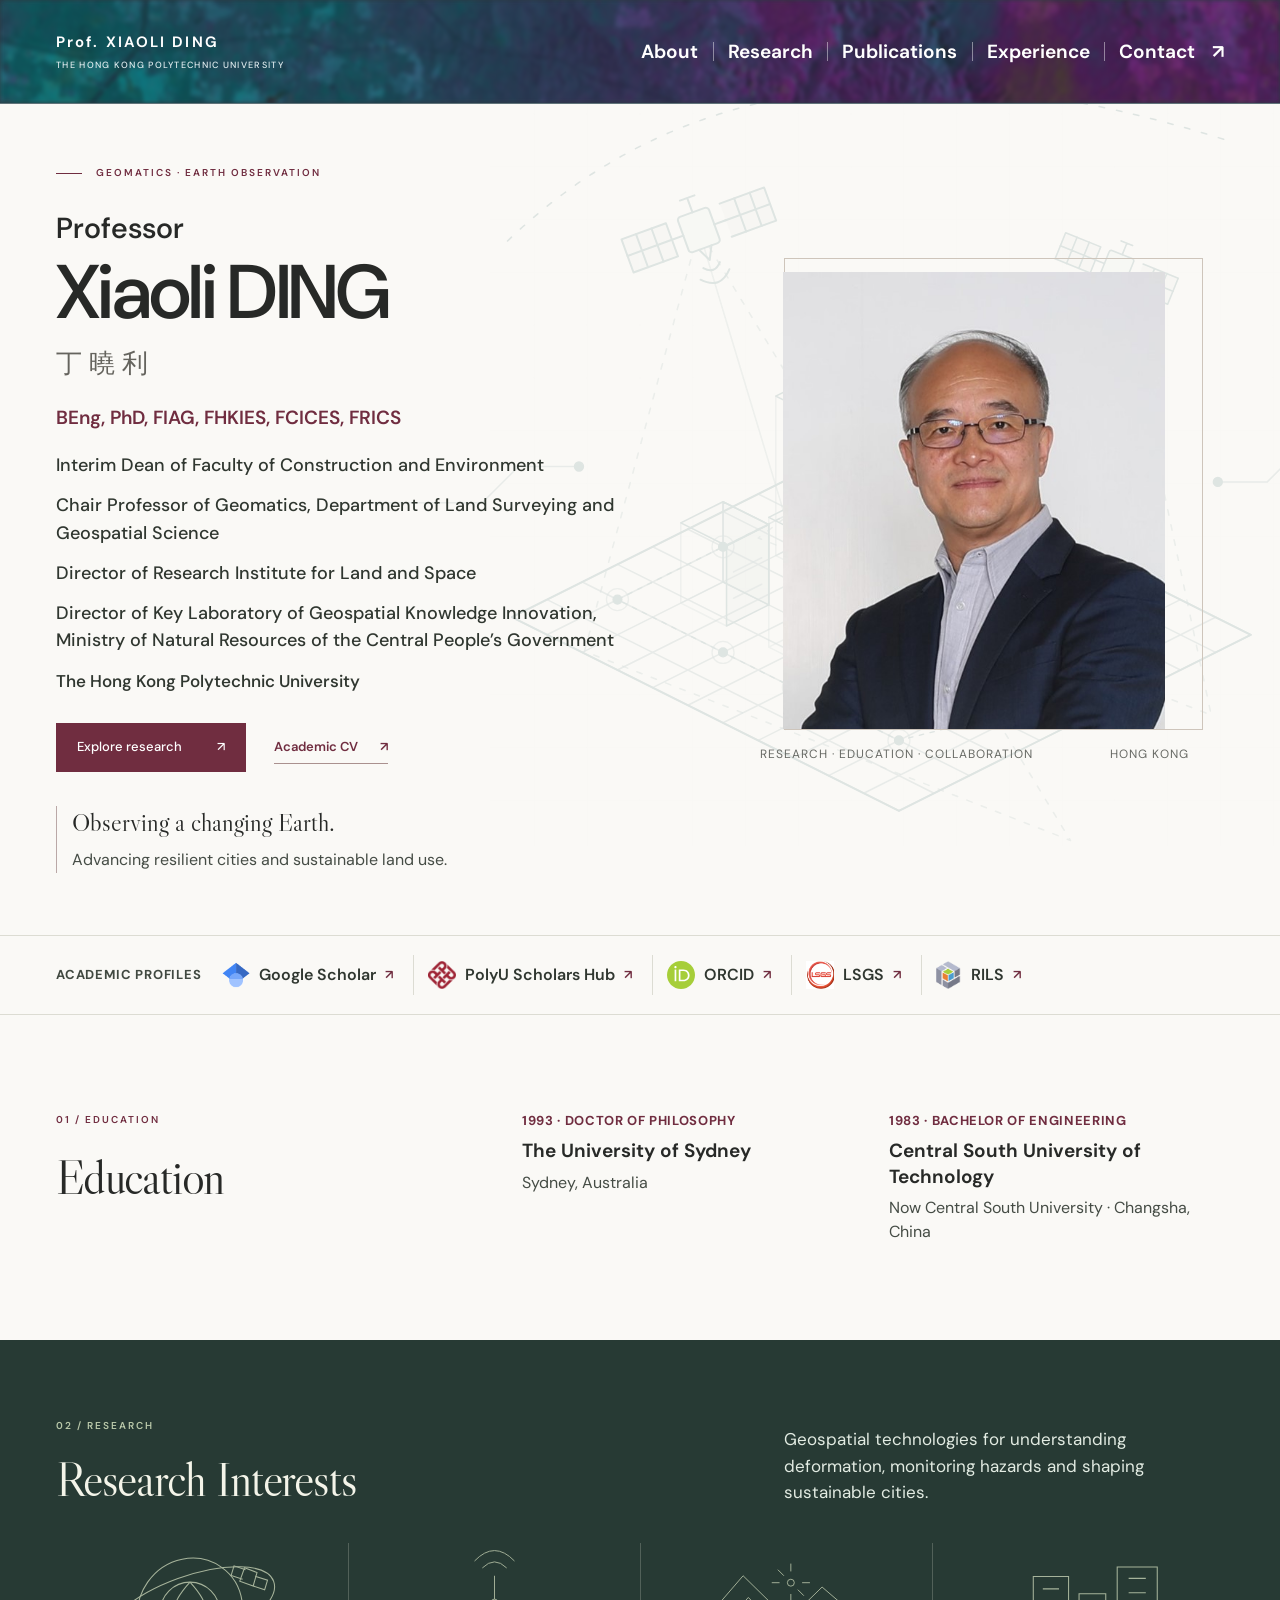
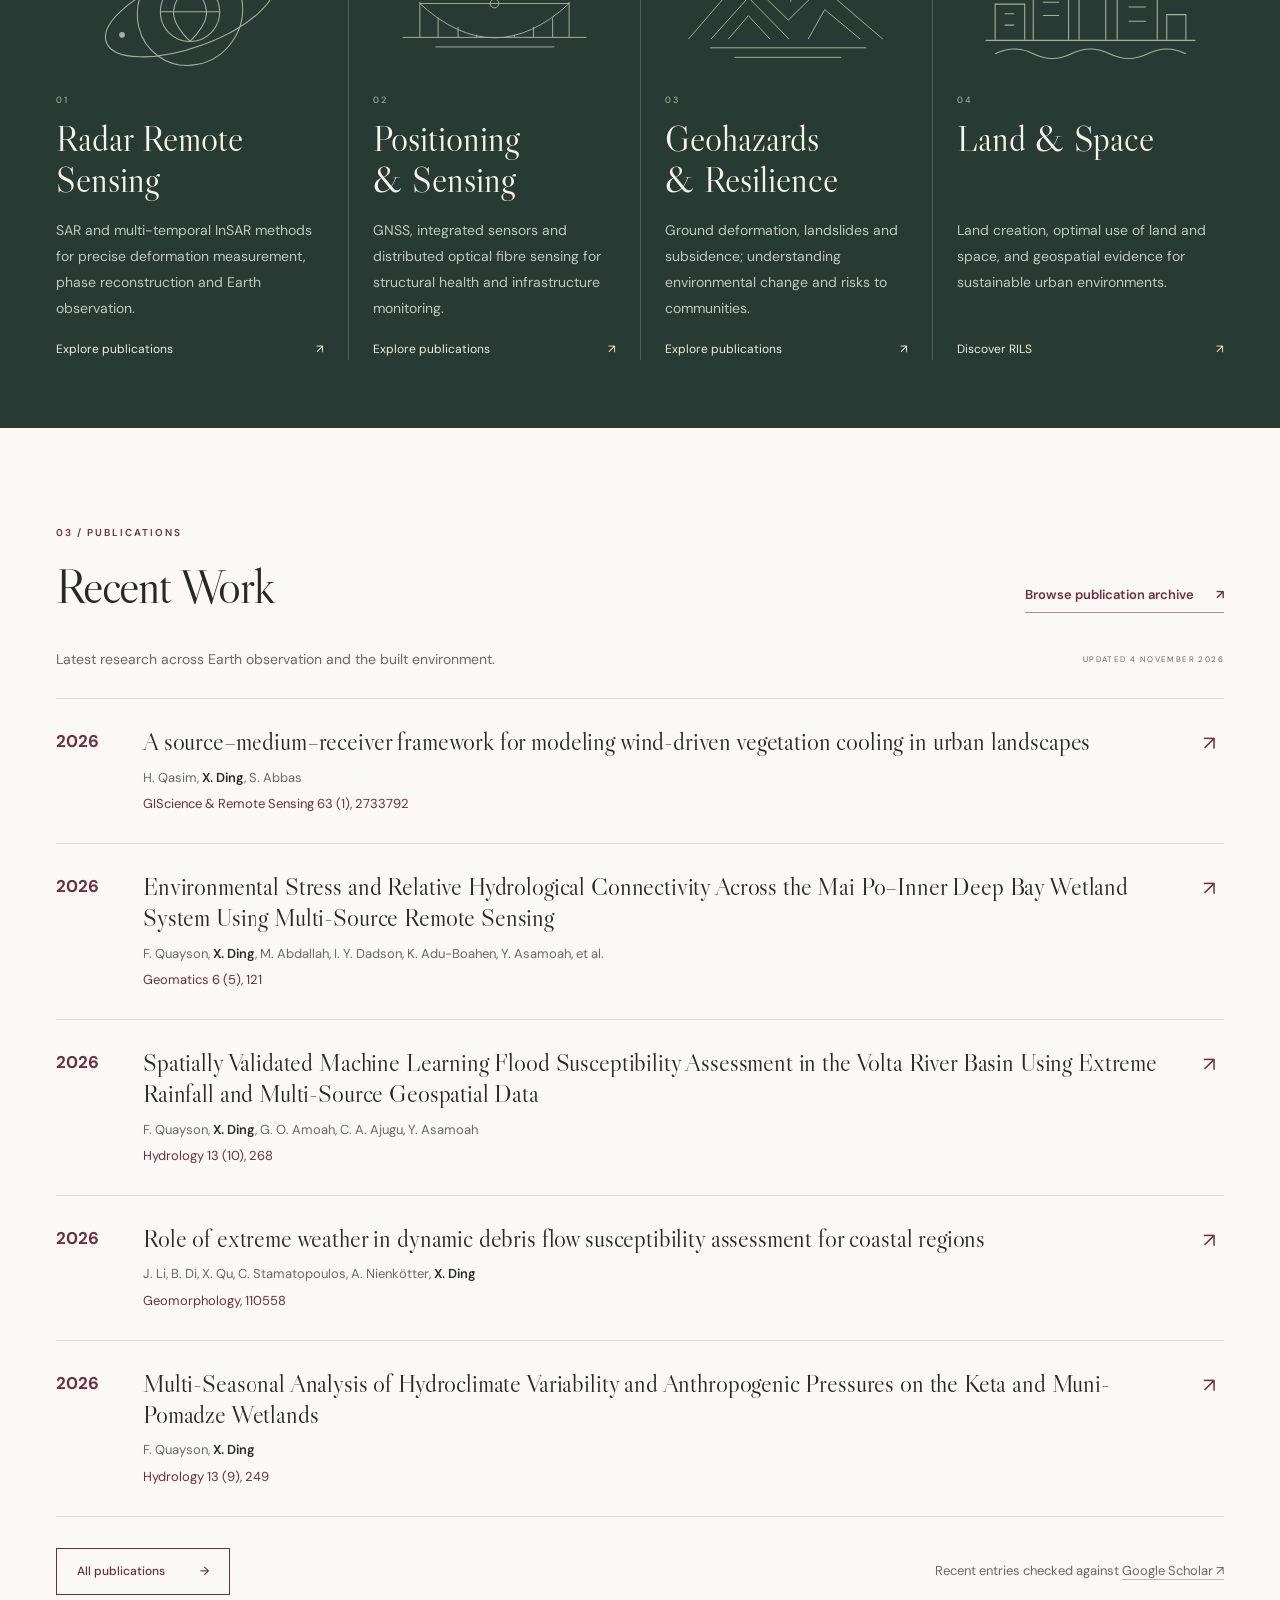
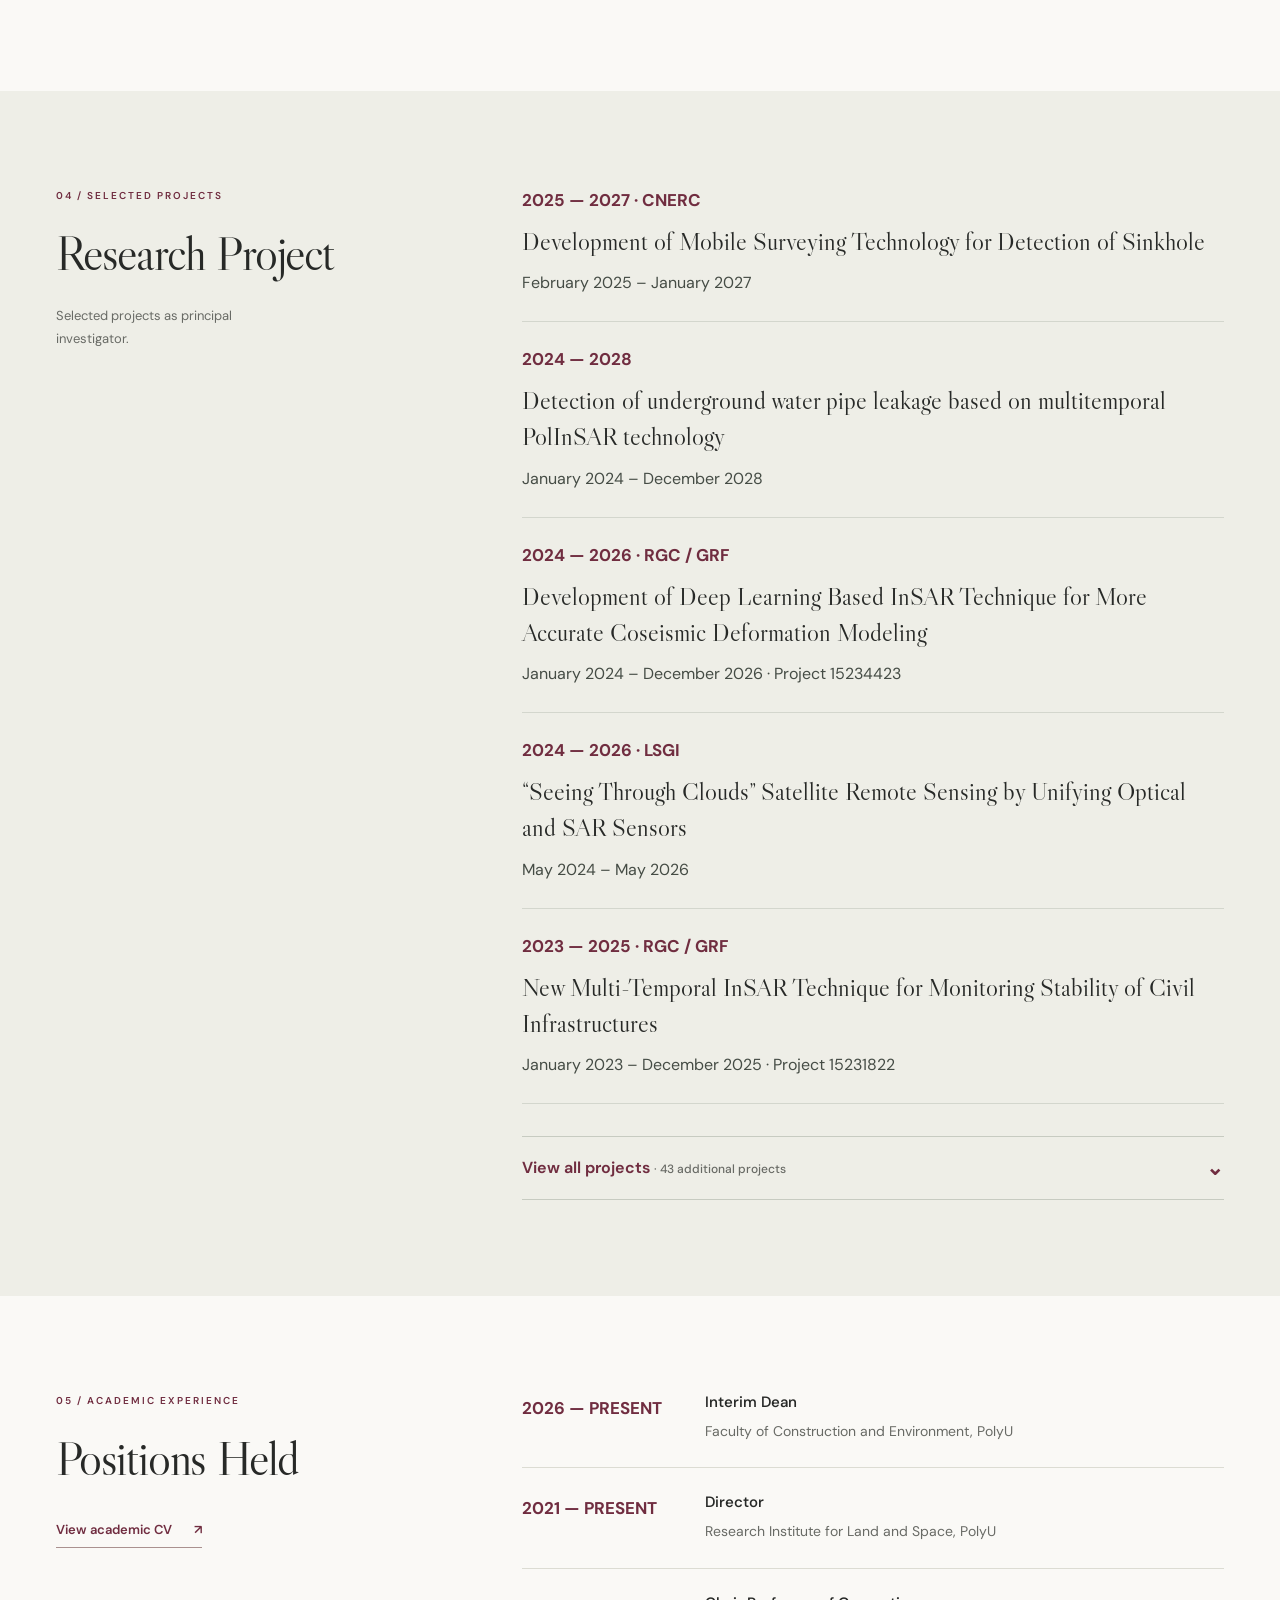
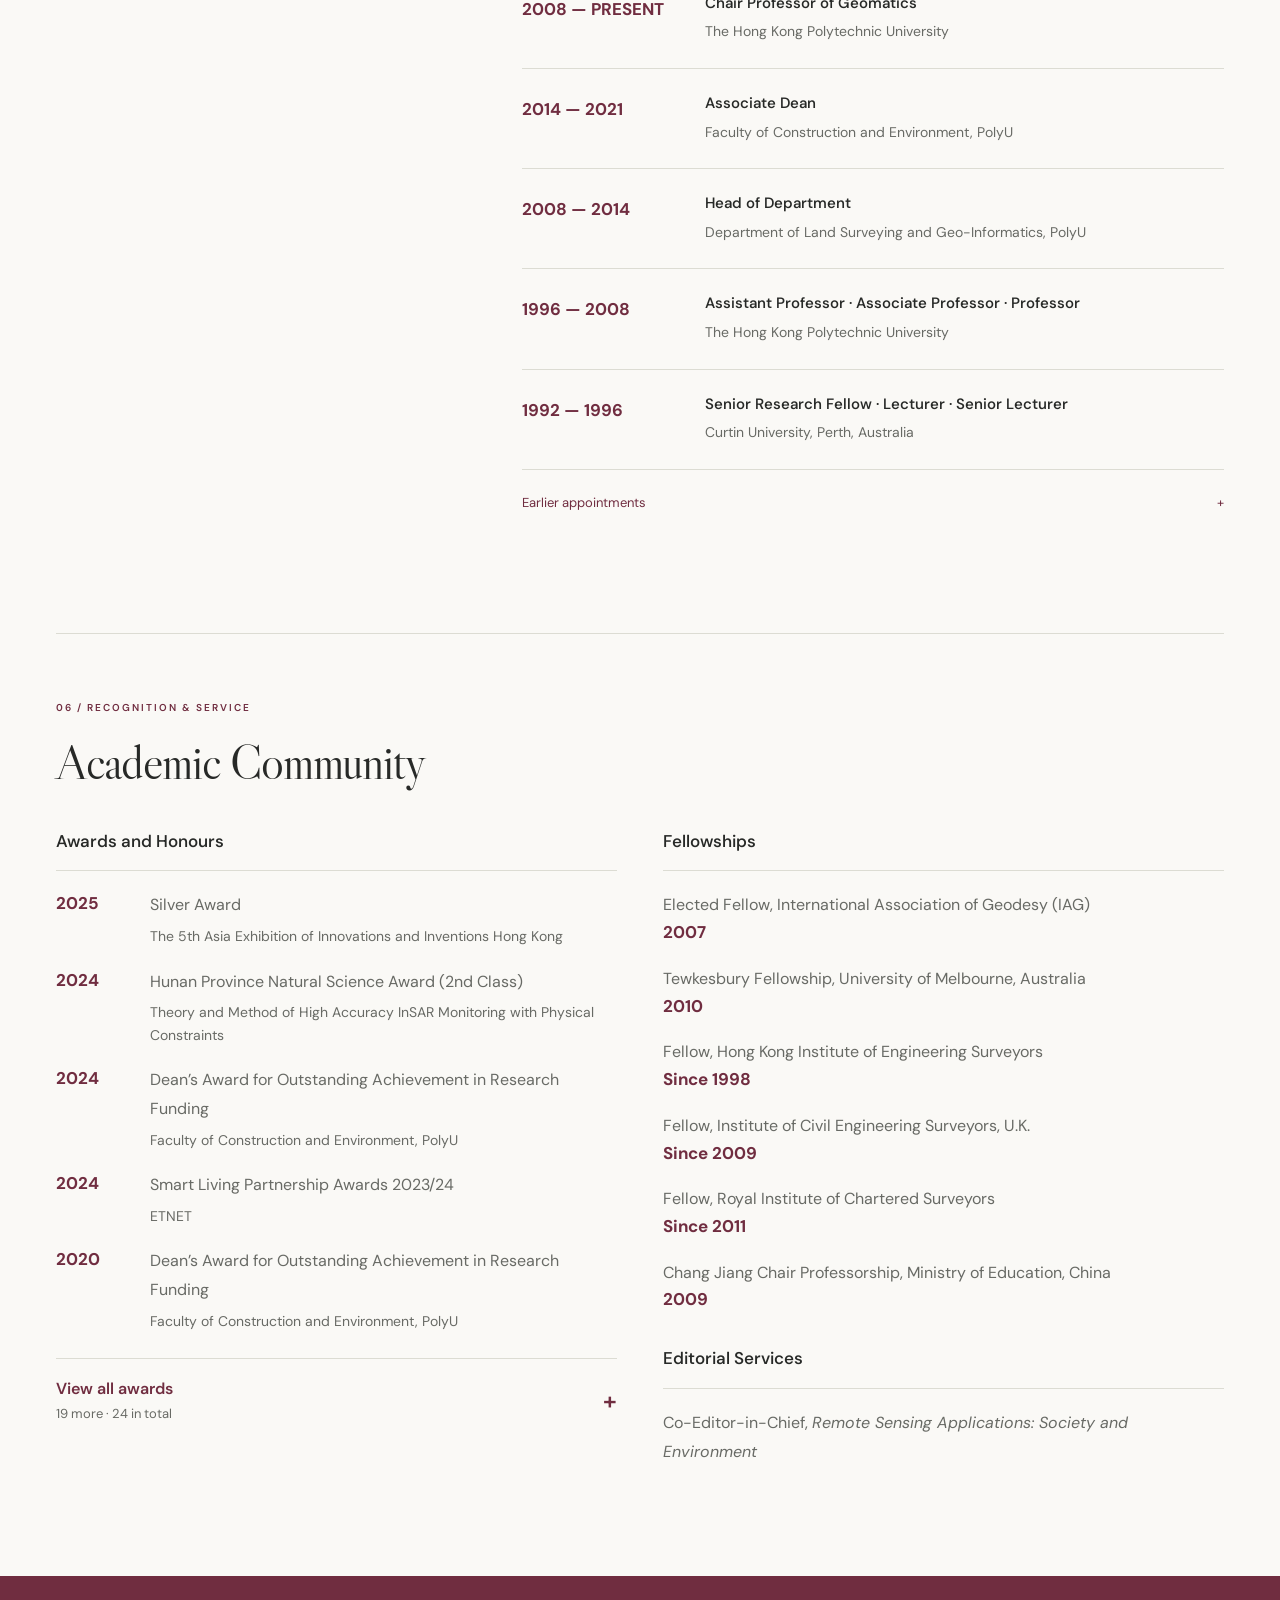
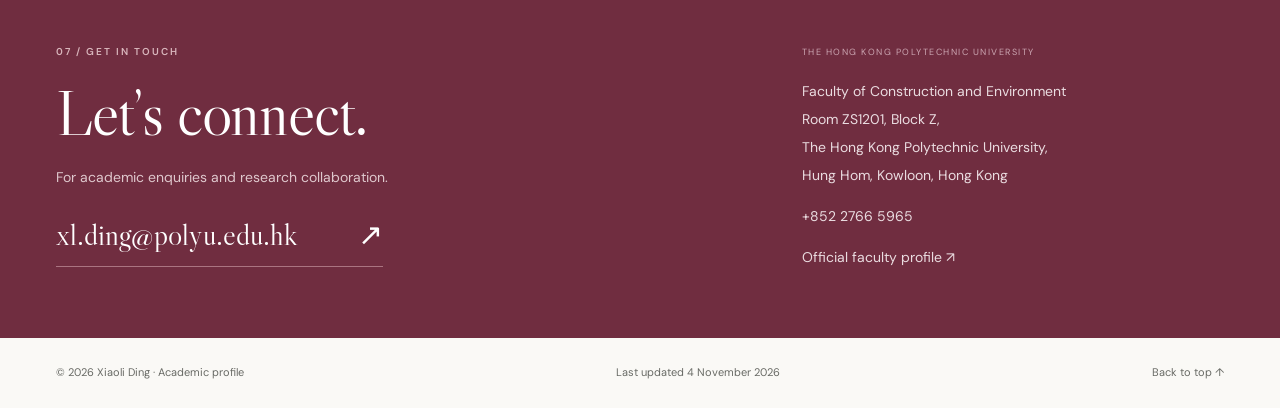
<file: index.html>
<!doctype html>
<html lang="en">
<head><meta charset="utf-8"><meta name="viewport" content="width=device-width,initial-scale=1"><meta name="theme-color" content="#702d40"><meta name="description" content="Professor Xiaoli Ding, Chair Professor of Geomatics at The Hong Kong Polytechnic University. Research in InSAR, GNSS, geohazards, and land and space."><title>Professor Xiaoli Ding | Geomatics · PolyU</title><link rel="icon" href="assets/favicon.svg" type="image/svg+xml"><link rel="stylesheet" href="styles.css?v=c17488776634"><script src="publications-data.js?v=57ed1a5712d6" defer></script><script src="app.js?v=8516279ea5c7" defer></script></head>
<body class="home-profile">
<a class="skip" href="#main">Skip to content</a>
<header class="header"><a class="identity" href="index.html" aria-label="Xiaoli Ding home"><span>Prof. XIAOLI DING<small>THE HONG KONG POLYTECHNIC UNIVERSITY</small></span></a><button class="menu-toggle" aria-label="Open navigation" aria-expanded="false" aria-controls="navigation">Menu <span>☰</span></button><nav id="navigation" aria-label="Main navigation"><a href="#about">About</a><a href="#research">Research</a><a href="publications.html">Publications</a><a href="#experience">Experience</a><a href="#contact" class="nav-contact">Contact <span>↗</span></a></nav></header>
<main id="main">
<section class="hero wrap" aria-labelledby="name"><div class="hero-copy"><div class="eyebrow"><span class="small-line"></span> GEOMATICS · EARTH OBSERVATION</div><h1 id="name"><span>Professor</span>Xiaoli DING<span class="chinese" lang="zh-Hant">丁曉利</span></h1><p class="hero-qualifications">BEng, PhD, FIAG, FHKIES, FCICES, FRICS</p><div class="hero-appointments"><p>Interim Dean of Faculty of Construction and Environment</p><p>Chair Professor of Geomatics, Department of Land Surveying and Geospatial Science</p><p>Director of Research Institute for Land and Space</p><p>Director of Key Laboratory of Geospatial Knowledge Innovation, Ministry of Natural Resources of the Central People’s Government</p></div><p class="hero-institution">The Hong Kong Polytechnic University</p><div class="hero-links"><a class="button primary" href="#research">Explore research <span>↗</span></a><a class="text-link" href="cv.html">Academic CV <span>↗</span></a></div><div class="hero-foot">Observing a changing Earth.<br><span>Advancing resilient cities and sustainable land use.</span></div></div><figure class="portrait"><img src="assets/xiaoli-ding.jpg?v=48149168952c" alt="Professor Xiaoli Ding" width="1040" height="1107" fetchpriority="high"><figcaption><span>RESEARCH · EDUCATION · COLLABORATION</span><span>HONG KONG</span></figcaption></figure></section>
<div class="profile-strip"><div class="wrap strip-inner"><span>Academic profiles</span><a href="https://scholar.google.com/citations?user=EL159QgAAAAJ&amp;hl=en" target="_blank" rel="noopener"><span class="official-mark" aria-hidden="true"><img src="assets/scholar-logo.ico" alt="" loading="lazy"></span><span class="profile-label">Google Scholar</span><span class="profile-arrow" aria-hidden="true">↗</span></a><a href="https://research.polyu.edu.hk/en/persons/xiaoli-ding/" target="_blank" rel="noopener"><span class="official-mark" aria-hidden="true"><img src="assets/polyu-logo.ico" alt="" loading="lazy"></span><span class="profile-label">PolyU Scholars Hub</span><span class="profile-arrow" aria-hidden="true">↗</span></a><a href="https://orcid.org/0000-0002-5733-3629" target="_blank" rel="noopener"><span class="official-mark" aria-hidden="true"><img src="assets/orcid-logo.svg" alt="" loading="lazy"></span><span class="profile-label">ORCID</span><span class="profile-arrow" aria-hidden="true">↗</span></a><a href="https://www.polyu.edu.hk/lsgs/people/academic-staff/prof-xiaoli-ding/" target="_blank" rel="noopener"><span class="official-mark lsgs-mark" aria-hidden="true"><img src="assets/lsgs-logo.png" alt="" loading="lazy"></span><span class="profile-label">LSGS</span><span class="profile-arrow" aria-hidden="true">↗</span></a><a href="https://www.polyu.edu.hk/rils/" target="_blank" rel="noopener"><span class="official-mark rils-mark" aria-hidden="true"><img src="assets/rils-logo.png" alt="" loading="lazy"></span><span class="profile-label">RILS</span><span class="profile-arrow" aria-hidden="true">↗</span></a></div></div>
<section id="about" class="section wrap split"><div class="section-title"><span class="eyebrow">01 / EDUCATION</span><h2>Education</h2></div><div class="section-body"><div class="education"><div><span>1993 · DOCTOR OF PHILOSOPHY</span><h3>The University of Sydney</h3><p>Sydney, Australia</p></div><div><span>1983 · BACHELOR OF ENGINEERING</span><h3>Central South University of Technology</h3><p>Now Central South University · Changsha, China</p></div></div></div></section>
<section id="research" class="research"><div class="wrap"><div class="section-heading"><div><span class="eyebrow">02 / RESEARCH</span><h2>Research Interests</h2></div><p>Geospatial technologies for understanding deformation, <br>monitoring hazards and shaping sustainable cities.</p></div><div class="research-grid"><article><div class="research-visual" aria-hidden="true"><svg viewBox="0 0 280 130"><g fill="none" stroke="currentColor"><ellipse cx="140" cy="70" rx="93" ry="37" transform="rotate(-20 140 70)"/><ellipse cx="140" cy="70" rx="54" ry="57" transform="rotate(35 140 70)"/><circle cx="140" cy="70" r="31"/><path d="M109 70h62M140 39c-23 25-23 39 0 62M140 39c23 25 23 39 0 62"/><path d="M197 24l13 5-4 14-14-5zM198 26l-12-4-3 10 12 4M208 33l13 4-3 10-12-4"/></g><circle cx="69" cy="94" r="3" fill="currentColor"/></svg></div><span class="research-number">01</span><h3>Radar Remote Sensing</h3><p>SAR and multi-temporal InSAR methods for precise deformation measurement, phase reconstruction and Earth observation.</p><a href="publications.html?q=InSAR">Explore publications <span>↗</span></a></article><article><div class="research-visual" aria-hidden="true"><svg viewBox="0 0 280 130"><g fill="none" stroke="currentColor"><path d="M34 100h212M54 100V59M226 100V59M54 61q86 79 172 0M54 61h172M75 77v23M98 88v12M119 97v3M163 97v3M185 88v12M207 77v23M140 29v27M126 20q14-14 28 0M117 12q23-24 46 0"/><circle cx="140" cy="61" r="5"/><path d="M72 111h137"/></g></svg></div><span class="research-number">02</span><h3>Positioning & Sensing</h3><p>GNSS, integrated sensors and distributed optical fibre sensing for structural health and infrastructure monitoring.</p><a href="publications.html?q=GNSS">Explore publications <span>↗</span></a></article><article><div class="research-visual" aria-hidden="true"><svg viewBox="0 0 280 130"><g fill="none" stroke="currentColor"><path d="M27 102l63-73 52 51 39-38 70 60M53 102l43-48 47 48M165 102l19-34 41 34M73 102l23-27 25 27M52 112h180M80 123h123"/><circle cx="145" cy="37" r="4"/><path d="M145 24v-9M158 37h9M145 50v9M132 37h-9M137 29l-7-7M153 45l7 7"/></g></svg></div><span class="research-number">03</span><h3>Geohazards & Resilience</h3><p>Ground deformation, landslides and subsidence; understanding environmental change and risks to communities.</p><a href="publications.html?q=landslide">Explore publications <span>↗</span></a></article><article><div class="research-visual" aria-hidden="true"><svg viewBox="0 0 280 130"><g fill="none" stroke="currentColor"><path d="M40 100V62h31v38M80 100V33h37v67M128 100V51h28v49M168 100V23h42v77M220 100V73h20v27M30 100h220M50 72h10M50 84h10M90 46h17M90 60h17M90 74h17M180 35h18M180 50h18M180 65h18M180 80h18M40 114q20-10 40 0t40 0t40 0t40 0t40 0"/></g></svg></div><span class="research-number">04</span><h3>Land & Space</h3><p>Land creation, optimal use of land and space, and geospatial evidence for sustainable urban environments.</p><a href="https://www.polyu.edu.hk/rils/" target="_blank" rel="noopener">Discover RILS <span>↗</span></a></article></div></div></section>
<section id="publications" class="section wrap"><div class="section-heading"><div><span class="eyebrow">03 / PUBLICATIONS</span><h2>Recent Work</h2></div><a class="text-link" href="publications.html">Browse publication archive <span>↗</span></a></div><div class="publication-intro"><p>Latest research across Earth observation and the built environment.</p><span>UPDATED 4 NOVEMBER 2026</span></div><div id="recent-publications" class="publication-list"></div><noscript><p><a href="publications.html">Open the publication archive</a> or <a href="https://scholar.google.com/citations?user=EL159QgAAAAJ&amp;sortby=pubdate">view recent work on Google Scholar</a>.</p></noscript><div class="pub-bottom"><a class="button outline" href="publications.html">All publications <span>→</span></a><p>Recent entries checked against <a href="https://scholar.google.com/citations?user=EL159QgAAAAJ&amp;sortby=pubdate" target="_blank" rel="noopener">Google Scholar ↗</a></p></div></section>
<section id="projects" class="project-section"><div class="wrap section split"><div class="section-title"><span class="eyebrow">04 / SELECTED PROJECTS</span><h2>Research Project</h2><p>Selected projects as principal investigator.</p></div><div class="project-list"><article><span>2025 — 2027 · CNERC</span><h3>Development of Mobile Surveying Technology for Detection of Sinkhole</h3><p>February 2025 – January 2027</p></article><article><span>2024 — 2028</span><h3>Detection of underground water pipe leakage based on multitemporal PolInSAR technology</h3><p>January 2024 – December 2028</p></article><article><span>2024 — 2026 · RGC / GRF</span><h3>Development of Deep Learning Based InSAR Technique for More Accurate Coseismic Deformation Modeling</h3><p>January 2024 – December 2026 · Project 15234423</p></article><article><span>2024 — 2026 · LSGI</span><h3>“Seeing Through Clouds” Satellite Remote Sensing by Unifying Optical and SAR Sensors</h3><p>May 2024 – May 2026</p></article><article><span>2023 — 2025 · RGC / GRF</span><h3>New Multi-Temporal InSAR Technique for Monitoring Stability of Civil Infrastructures</h3><p>January 2023 – December 2025 · Project 15231822</p></article><details class="project-archive"><summary><span>View all projects <small>· 43 additional projects</small></span><span class="project-chevron" aria-hidden="true">⌄</span></summary><p>Together with the five featured projects above, this archive lists the 48 projects recorded in Professor Ding’s CV as principal investigator.</p><ul><li><span class="project-date">2022–2023</span><span>Distributed Fiber Optic Sensing System</span></li>
<li><span class="project-date">2021–2022</span><span>Mobile Mapping System</span></li>
<li><span class="project-date">2020–2022</span><span>Development of Ground-Based Radar Remote Sensing Techniques for Long-Term Monitoring of Fast Deformation over Extended Areas</span></li>
<li><span class="project-date">2020–2022</span><span>Development of Integrated InSAR and Mobile Surveying Technologies for Monitoring Land Subsidence</span></li>
<li><span class="project-date">2019–2021</span><span>Development of Ground-Based Radar Remote Sensing Techniques for Long-Term Monitoring of Fast Deformation over Extended Areas</span></li>
<li><span class="project-date">2019–2021</span><span>Landslide Monitoring with Intersecting Tomographic Synthetic Aperture Radar</span></li>
<li><span class="project-date">2018–2021</span><span>Development of a Strategic Focus Area (SFA) in Utility System Research</span></li>
<li><span class="project-date">2018–2020</span><span>Territory Wide Ground Deformation Monitoring in Hong Kong for Geohazards Studies</span></li>
<li><span class="project-date">2016–2017</span><span>Multi-form geological disaster monitoring over city using MT-InSAR technique</span></li>
<li><span class="project-date">2015–2017</span><span>Merging Satellite and Ground-Based Radar Remote Sensing for Monitoring Deformation of Urban Structures</span></li>
<li><span class="project-date">2015–2016</span><span>Development of a Hong Kong Indoor Positioning Infrastructure Based on GPS Technologies</span></li>
<li><span class="project-date">2014–2017</span><span>多时相InSAR电离层探测和延迟改正的理论与方法研究</span></li>
<li><span class="project-date">2014–2015</span><span>面向地理国情服务的资源开发地表沉降监测</span></li>
<li><span class="project-date">2013–2015</span><span>Conceptual Investigation of Train Carrying InSAR for Railway Slope and Tunnel Stability Monitoring</span></li>
<li><span class="project-date">2011–2014</span><span>Mountain Glacier Mass Balance Around the Qinghai-Tibetan Plateau from SAR Interferometry and Satellite Altimetry</span></li>
<li><span class="project-date">2010–2013</span><span>High Resolution Mapping of Ionospheric TEC Anomalies Associated with Earthquakes with SAR Measurements</span></li>
<li><span class="project-date">2009–2011</span><span>Urban Geohazards Monitoring with Space Borne Radar Remote Sensing Technologies</span></li>
<li><span class="project-date">2008–2010</span><span>Construction Layout Production and Evaluation using Surveying Technology</span></li>
<li><span class="project-date">2007–2009</span><span>Development of Cross-Platform and Cross-Orbit Corner Reflector SAR Interferometry</span></li>
<li><span class="project-date">2007</span><span>Acquisition of Gamma InSAR Remote Sensing Software Suite</span></li>
<li><span class="project-date">2006–2008</span><span>Integrated Space Geodetic Technologies for Monitoring Ground Deformation</span></li>
<li><span class="project-date">2005–2007</span><span>Geodetic Study of Vertical Ground Motions in HK and Coastal Areas of Mainland China</span></li>
<li><span class="project-date">2005–2007</span><span>Study of Xi’An City Subsidence with InSAR Technology</span></li>
<li><span class="project-date">2005–2007</span><span>Application of Multi-Antenna GPS to Monitoring of Roadside Slopes</span></li>
<li><span class="project-date">2004–2006</span><span>Study of Multipath Signals of GPS in Ultra-Precise Kinematic GPS Positioning</span></li>
<li><span class="project-date">2003–2005</span><span>Final Stage Development of Multi-Antenna GPS Technology</span></li>
<li><span class="project-date">2002–2005</span><span>Atmospheric Effects on Interferometric Synthetic Aperture Radar (InSAR) Measurements in HK and Southern China</span></li>
<li><span class="project-date">2002–2004</span><span>GPS and GIS for Urban Hazards Mitigation</span></li>
<li><span class="project-date">2002–2004</span><span>Study of Geodynamic Problems in the Asia-Pacific Region</span></li>
<li><span class="project-date">2002–2004</span><span>Development of Long Gauge Length Fibre Optic Sensors for Monitoring Landslides</span></li>
<li><span class="project-date">2000–2003</span><span>Cooperative Research Centre (CRC) for Ground Engineering and Technology (C-GET)</span></li>
<li><span class="project-date">2000–2002</span><span>Geodetic Study of Sea Level Change and Land Subsidence and their Environmental Impacts in HK and Southeastern Coastal Areas of China</span></li>
<li><span class="project-date">2000–2002</span><span>Study of Ground Subsidence in HK Based on InSAR Technology and Advanced Numerical Methods</span></li>
<li><span class="project-date">1999–2001</span><span>Landslide Modelling Using Data of Slope Deformation Monitoring</span></li>
<li><span class="project-date">1999–2001</span><span>Facility for Advanced InSAR Research</span></li>
<li><span class="project-date">1999–2001</span><span>Imaging Sensors Aided Navigation in High-rise Urban Areas</span></li>
<li><span class="project-date">1999–2000</span><span>Integrated Technique for Improving Safety and Efficiency of Marine Navigation</span></li>
<li><span class="project-date">1998–2000</span><span>High Precision Automatic Measurement of Natural and Cut Slope Deformations to Prevent Disasters</span></li>
<li><span class="project-date">1997–1998</span><span>Application of GPS for Pit slope Monitoring</span></li>
<li><span class="project-date">1997–1998</span><span>Study of QC Methods for Kinematic/Dynamic Surveys</span></li>
<li><span class="project-date">1995–1996</span><span>Generalised Deformation Models of Open Pit Walls</span></li>
<li><span class="project-date">1994–1997</span><span>Integrated Monitoring Systems for Open Pit Wall Deformation</span></li>
<li><span class="project-date">1994–1995</span><span>Geodetic Networks in the GPS Age</span></li></ul></details></div></div></section>
<section id="experience" class="section wrap split"><div class="section-title"><span class="eyebrow">05 / ACADEMIC EXPERIENCE</span><h2>Positions Held</h2><a class="text-link" href="cv.html">View academic CV <span>↗</span></a></div><div class="timeline"><article><time>2026 — PRESENT</time><div><h3>Interim Dean</h3><p>Faculty of Construction and Environment, PolyU</p></div></article><article><time>2021 — PRESENT</time><div><h3>Director</h3><p>Research Institute for Land and Space, PolyU</p></div></article><article><time>2008 — PRESENT</time><div><h3>Chair Professor of Geomatics</h3><p>The Hong Kong Polytechnic University</p></div></article><article><time>2014 — 2021</time><div><h3>Associate Dean</h3><p>Faculty of Construction and Environment, PolyU</p></div></article><article><time>2008 — 2014</time><div><h3>Head of Department</h3><p>Department of Land Surveying and Geo-Informatics, PolyU</p></div></article><article><time>1996 — 2008</time><div><h3>Assistant Professor · Associate Professor · Professor</h3><p>The Hong Kong Polytechnic University</p></div></article><article><time>1992 — 1996</time><div><h3>Senior Research Fellow · Lecturer · Senior Lecturer</h3><p>Curtin University, Perth, Australia</p></div></article><details><summary>Earlier appointments <span>+</span></summary><article><time>1986 — 1988</time><div><h3>Visiting Scholar</h3><p>The University of Sydney, Australia</p></div></article><article><time>1983 — 1986</time><div><h3>Assistant Lecturer</h3><p>Northeast University of Technology, Shenyang, China</p></div></article></details></div></section>
<section class="service-section wrap"><div><span class="eyebrow">06 / RECOGNITION & SERVICE</span><h2>Academic Community</h2></div><div class="service-grid"><article class="awards-panel"><h3>Awards and Honours</h3><ul class="plain-list awards-list"><li><span>2025</span><div>Silver Award<small>The 5th Asia Exhibition of Innovations and Inventions Hong Kong</small></div></li><li><span>2024</span><div>Hunan Province Natural Science Award (2nd Class)<small>Theory and Method of High Accuracy InSAR Monitoring with Physical Constraints</small></div></li><li><span>2024</span><div>Dean’s Award for Outstanding Achievement in Research Funding<small>Faculty of Construction and Environment, PolyU</small></div></li><li><span>2024</span><div>Smart Living Partnership Awards 2023/24<small>ETNET</small></div></li><li><span>2020</span><div>Dean’s Award for Outstanding Achievement in Research Funding<small>Faculty of Construction and Environment, PolyU</small></div></li></ul><details class="awards-archive"><summary><span>View all awards <small>19 more · 24 in total</small></span><span class="awards-toggle" aria-hidden="true">+</span></summary><ul class="plain-list awards-list"><li><span>2019</span><div>State Technological Progress Award (2nd Class)<small>State Council of China</small></div></li><li><span>2018</span><div>Hong Kong Smart City Awards (Smart Mobility)<small>Smart City Summit cum Awards 2018 · ETNET</small></div></li><li><span>2018</span><div>Hong Kong Smart City Awards (Smart Environment)<small>Smart City Summit cum Awards 2018 · ETNET</small></div></li><li><span>2017</span><div>Hunan Province Science and Technology Progress Award (1st Class)<small>Hunan Provincial Government, China</small></div></li><li><span>2017</span><div>Faculty Awards for Excellent Performance/Achievement (Team Teaching)<small>Faculty of Construction and Environment, The Hong Kong Polytechnic University</small></div></li><li><span>2017</span><div>Distinguished Knowledge Transfer Awards (Research Excellence Merit Award)<small>The Hong Kong Polytechnic University</small></div></li><li><span>2015</span><div>Dean’s Award for Outstanding Performance in Teaching<small>Faculty of Construction and Environment, The Hong Kong Polytechnic University</small></div></li><li><span>2015</span><div>Dean’s Award for Outstanding Achievement in Research Funding<small>Faculty of Construction and Environment, The Hong Kong Polytechnic University</small></div></li><li><span>2013</span><div>Natural Science Award (1st Class)<small>Ministry of Education of China, Chinese Central Government</small></div></li><li><span>2013</span><div>National Surveying and Mapping Science and Technology Award (1st Class)<small>State Administration of Surveying, Mapping and Geoinformation, Chinese Central Government</small></div></li><li><span>2012</span><div>Provincial Scientific and Technological Award (1st Class)<small>Shangxi Provincial Government, China</small></div></li><li><span>2009</span><div>Innovation Award (Silver Medal)<small>Brussels Innova Fair</small></div></li><li><span>2008</span><div>Dean’s Award for Outstanding Achievement in Technology Transfer<small>Faculty of Construction and Land Use, The Hong Kong Polytechnic University</small></div></li><li><span>2008</span><div>Dean’s Award for Outstanding Achievement in Research Funding<small>Faculty of Construction and Land Use, The Hong Kong Polytechnic University</small></div></li><li><span>2007</span><div>Award for Departmental Best Teacher<small>Department of Land Surveying and Geo-Informatics, The Hong Kong Polytechnic University</small></div></li><li><span>2007</span><div>Award for Departmental Best Researcher<small>Department of Land Surveying and Geo-Informatics, The Hong Kong Polytechnic University</small></div></li><li><span>2005</span><div>National Surveying and Mapping Science and Technology Award (2nd Class)<small>State Administration of Surveying, Mapping and Geoinformation, Chinese Central Government</small></div></li><li><span>2003</span><div>Outstanding Performance and Achievement in Research and Scholarly Activities<small>Faculty of Construction and Land Use, The Hong Kong Polytechnic University</small></div></li><li><span>1989 – 1992</span><div>Postgraduate Research Awards<small>University of Sydney, Australia</small></div></li></ul></details></article><article><h3>Fellowships</h3><ul class="plain-list compact recognition-list"><li>Elected Fellow, International Association of Geodesy (IAG) <small>2007</small></li><li>Tewkesbury Fellowship, University of Melbourne, Australia <small>2010</small></li><li>Fellow, Hong Kong Institute of Engineering Surveyors <small>Since 1998</small></li><li>Fellow, Institute of Civil Engineering Surveyors, U.K. <small>Since 2009</small></li><li>Fellow, Royal Institute of Chartered Surveyors <small>Since 2011</small></li><li>Chang Jiang Chair Professorship, Ministry of Education, China <small>2009</small></li></ul><h3 class="editorial-heading">Editorial Services</h3><ul class="plain-list compact"><li>Co-Editor-in-Chief, <em>Remote Sensing Applications: Society and Environment</em></li></ul></article></div></section>
<section id="contact" class="contact"><div class="wrap contact-inner"><div><span class="eyebrow">07 / GET IN TOUCH</span><h2>Let’s connect.</h2><p>For academic enquiries and research collaboration.</p><a class="contact-email" href="mailto:xl.ding@polyu.edu.hk">xl.ding@polyu.edu.hk <span>↗</span></a></div><address><span>THE HONG KONG POLYTECHNIC UNIVERSITY</span>Faculty of Construction and Environment<br>Room ZS1201, Block Z,<br>The Hong Kong Polytechnic University,<br>Hung Hom, Kowloon, Hong Kong<a href="tel:+85227665965">+852 2766 5965</a><a href="https://www.polyu.edu.hk/fce/about-fce/faculty-structure/people/prof-xiaoli-ding/?sc_lang=en" target="_blank" rel="noopener">Official faculty profile ↗</a></address></div></section>
</main><footer class="wrap footer"><span>© 2026 Xiaoli Ding · Academic profile</span><span>Last updated 4 November 2026</span><a href="#main">Back to top ↑</a></footer>
</body></html>
</file>
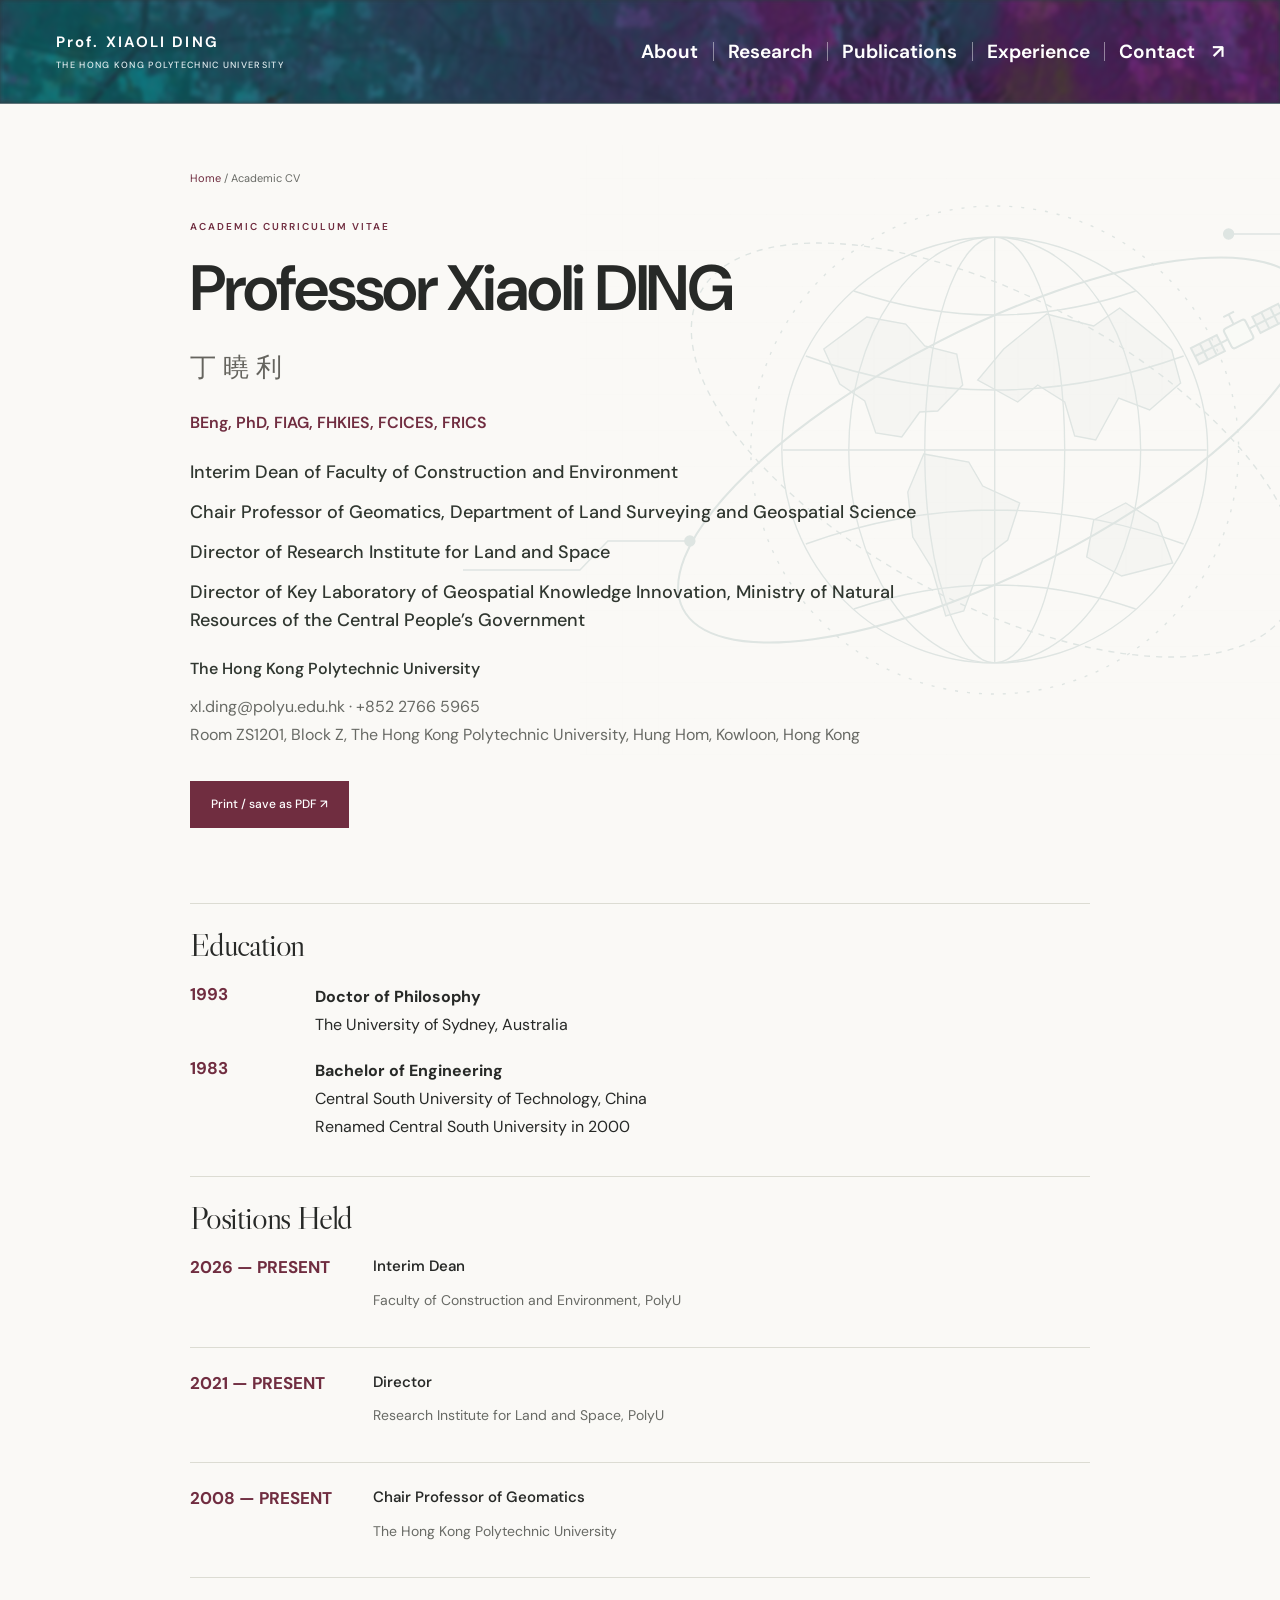
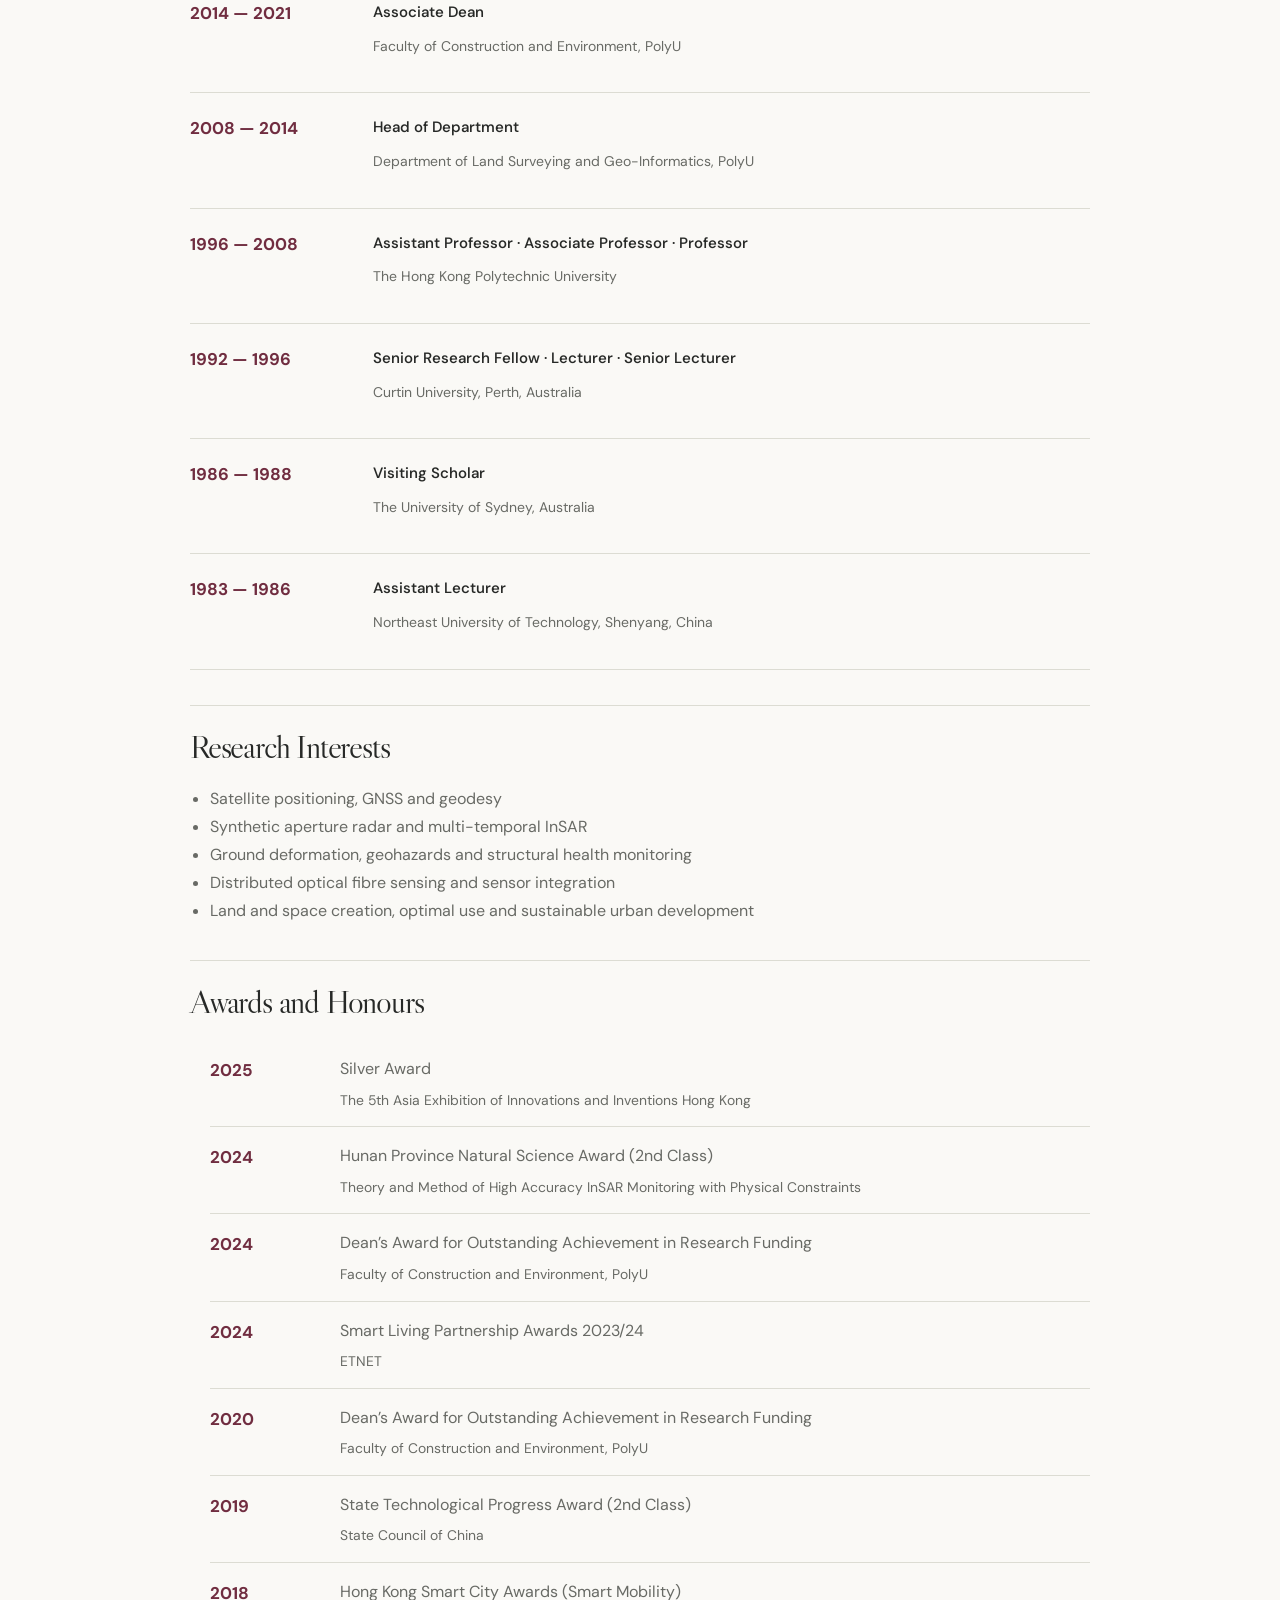
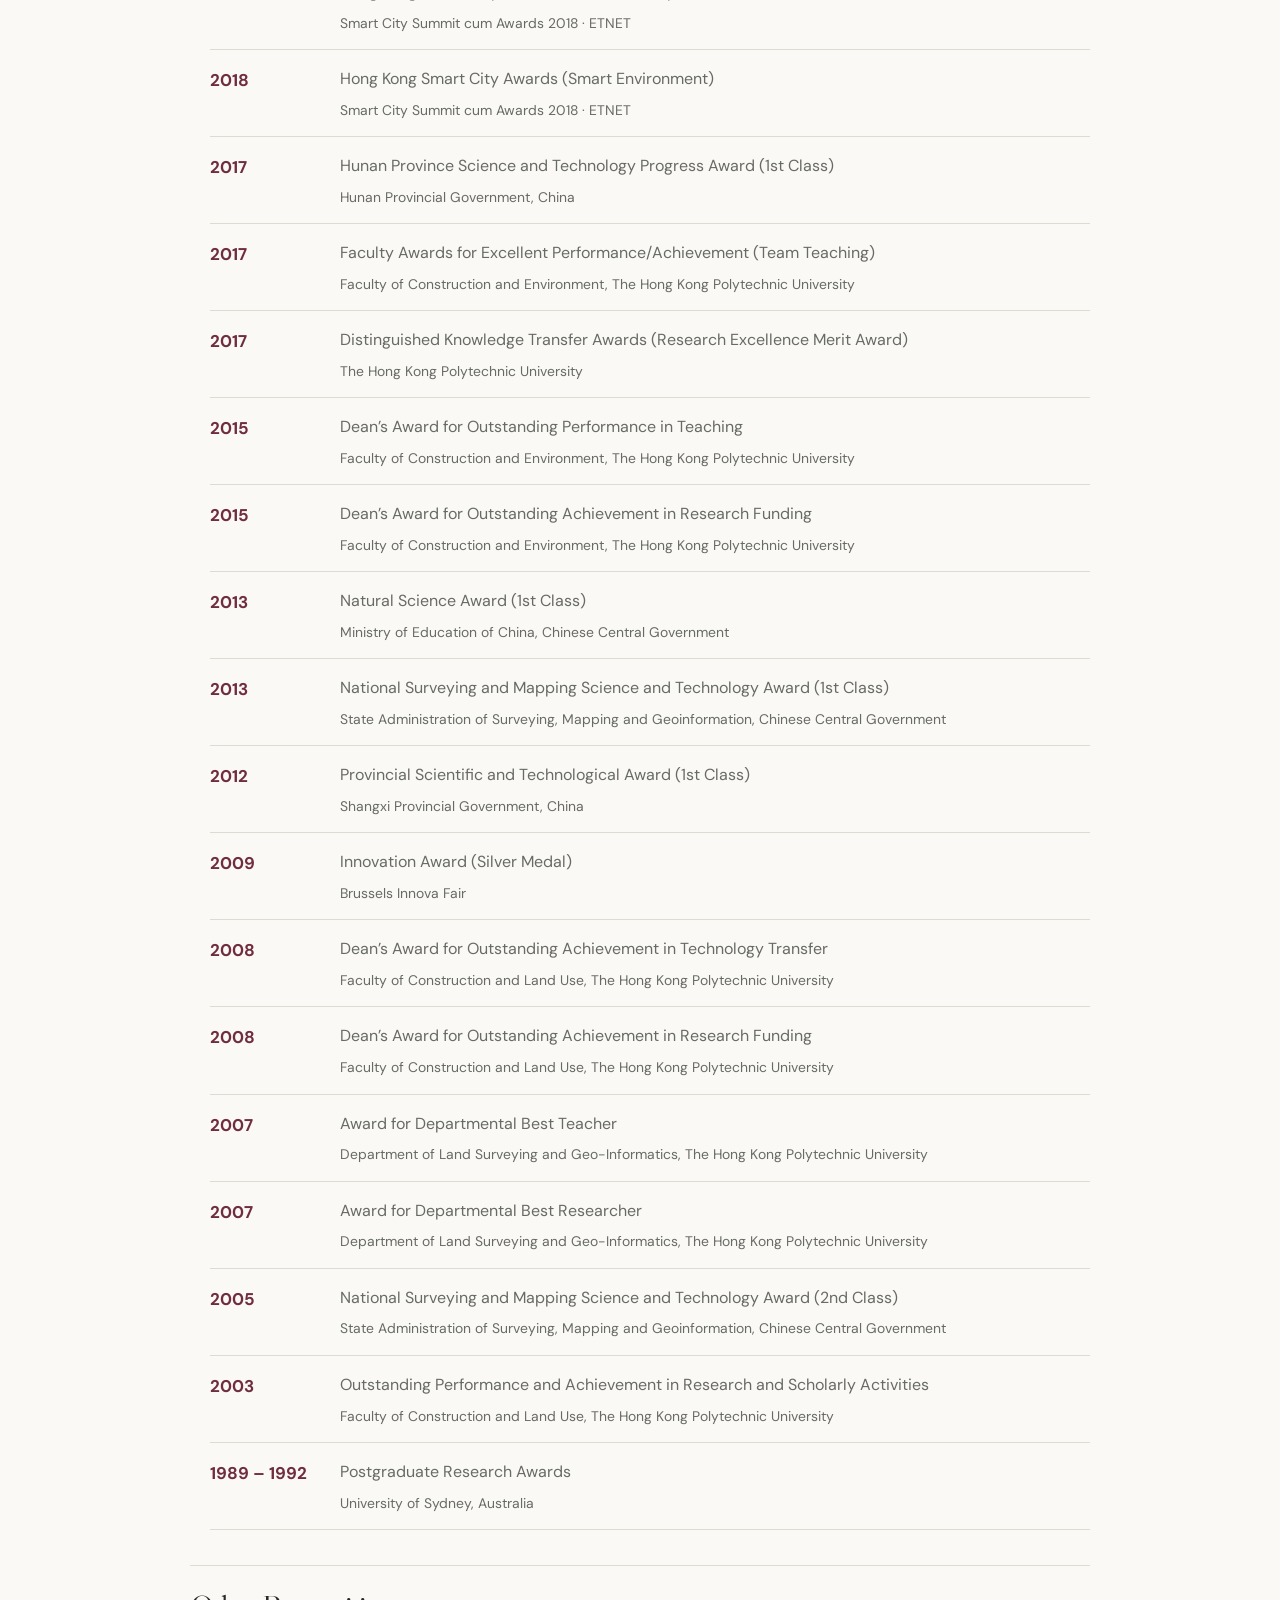
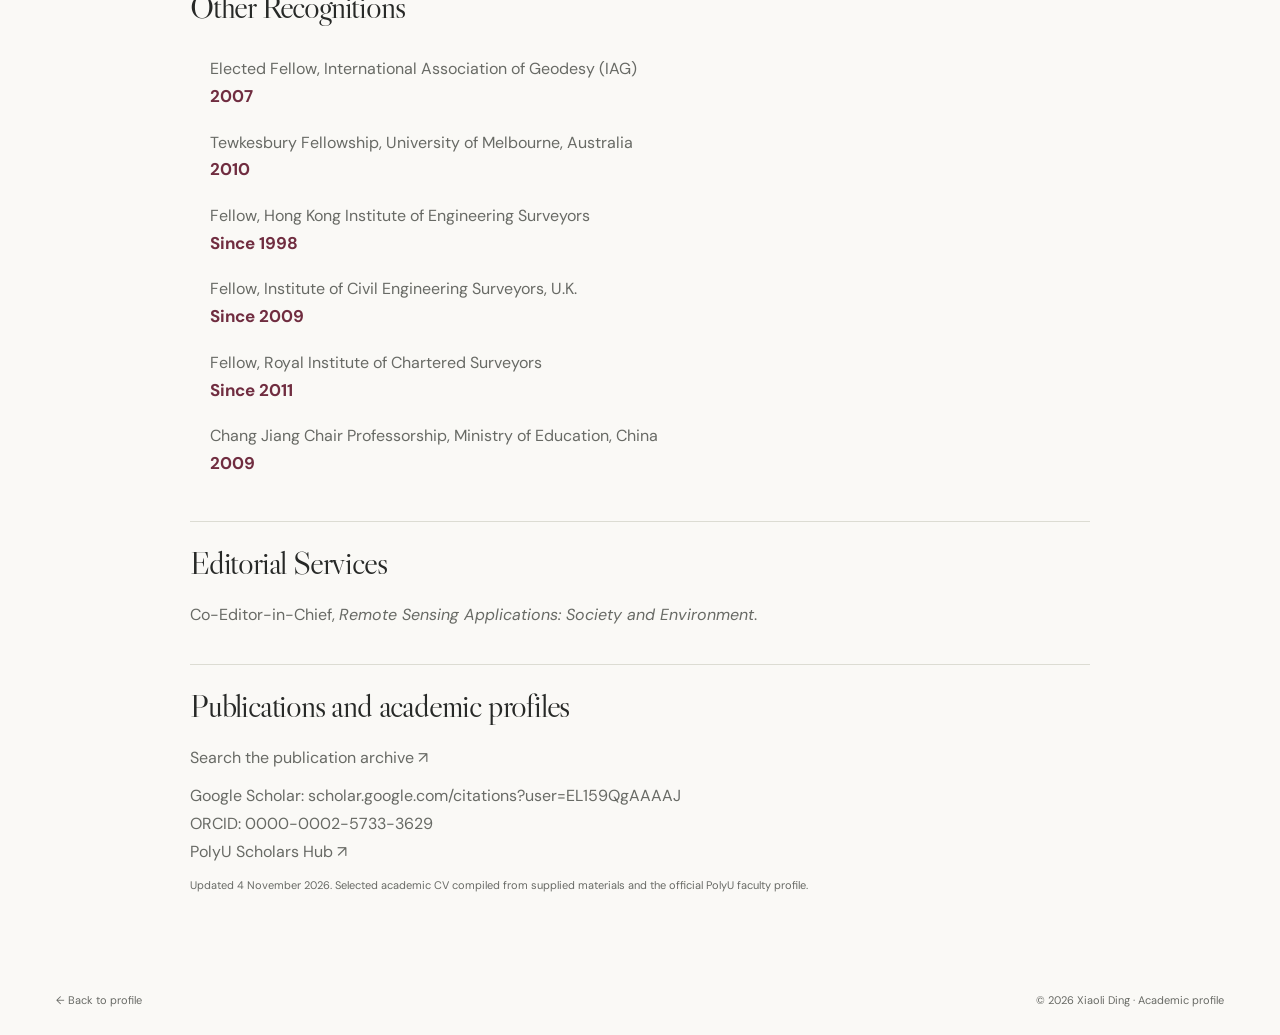
<file: cv.html>
<!doctype html>
<html lang="en">
<head><meta charset="utf-8"><meta name="viewport" content="width=device-width,initial-scale=1"><meta name="theme-color" content="#702d40"><meta name="description" content="Professor Xiaoli Ding, Chair Professor of Geomatics at The Hong Kong Polytechnic University. Research in InSAR, GNSS, geohazards, and land and space."><title>Academic CV | Professor Xiaoli Ding</title><link rel="icon" href="assets/favicon.svg" type="image/svg+xml"><link rel="stylesheet" href="styles.css?v=2b29ba6fdbcd"><script src="publications-data.js" defer></script><script src="app.js" defer></script></head>
<body><header class="header"><a class="identity" href="index.html" aria-label="Xiaoli Ding home"><span>Prof. XIAOLI DING<small>THE HONG KONG POLYTECHNIC UNIVERSITY</small></span></a><button class="menu-toggle" aria-label="Open navigation" aria-expanded="false" aria-controls="navigation">Menu <span>☰</span></button><nav id="navigation" aria-label="Main navigation"><a href="index.html#about">About</a><a href="index.html#research">Research</a><a href="publications.html">Publications</a><a href="index.html#experience">Experience</a><a href="index.html#contact" class="nav-contact">Contact <span>↗</span></a></nav></header>
<main class="wrap cv" id="main"><div class="page-intro"><div class="breadcrumb"><a href="index.html">Home</a> / Academic CV</div><span class="eyebrow">ACADEMIC CURRICULUM VITAE</span><h1>Professor Xiaoli DING</h1><p class="cv-chinese" lang="zh-Hant">丁曉利</p><p class="hero-qualifications">BEng, PhD, FIAG, FHKIES, FCICES, FRICS</p><div class="hero-appointments"><p>Interim Dean of Faculty of Construction and Environment</p><p>Chair Professor of Geomatics, Department of Land Surveying and Geospatial Science</p><p>Director of Research Institute for Land and Space</p><p>Director of Key Laboratory of Geospatial Knowledge Innovation, Ministry of Natural Resources of the Central People’s Government</p></div><p class="hero-institution">The Hong Kong Polytechnic University</p><p><a href="mailto:xl.ding@polyu.edu.hk">xl.ding@polyu.edu.hk</a> · +852 2766 5965<br>Room ZS1201, Block Z, The Hong Kong Polytechnic University, Hung Hom, Kowloon, Hong Kong</p><button id="print-cv" class="button primary print-button">Print / save as PDF ↗</button></div><h2>Education</h2><dl><dt>1993</dt><dd><strong>Doctor of Philosophy</strong><br>The University of Sydney, Australia</dd><dt>1983</dt><dd><strong>Bachelor of Engineering</strong><br>Central South University of Technology, China<br>Renamed Central South University in 2000</dd></dl><h2>Positions Held</h2><div class="timeline"><article><time>2026 — PRESENT</time><div><h3>Interim Dean</h3><p>Faculty of Construction and Environment, PolyU</p></div></article><article><time>2021 — PRESENT</time><div><h3>Director</h3><p>Research Institute for Land and Space, PolyU</p></div></article><article><time>2008 — PRESENT</time><div><h3>Chair Professor of Geomatics</h3><p>The Hong Kong Polytechnic University</p></div></article><article><time>2014 — 2021</time><div><h3>Associate Dean</h3><p>Faculty of Construction and Environment, PolyU</p></div></article><article><time>2008 — 2014</time><div><h3>Head of Department</h3><p>Department of Land Surveying and Geo-Informatics, PolyU</p></div></article><article><time>1996 — 2008</time><div><h3>Assistant Professor · Associate Professor · Professor</h3><p>The Hong Kong Polytechnic University</p></div></article><article><time>1992 — 1996</time><div><h3>Senior Research Fellow · Lecturer · Senior Lecturer</h3><p>Curtin University, Perth, Australia</p></div></article><article><time>1986 — 1988</time><div><h3>Visiting Scholar</h3><p>The University of Sydney, Australia</p></div></article><article><time>1983 — 1986</time><div><h3>Assistant Lecturer</h3><p>Northeast University of Technology, Shenyang, China</p></div></article></div><h2>Research Interests</h2><ul><li>Satellite positioning, GNSS and geodesy</li><li>Synthetic aperture radar and multi-temporal InSAR</li><li>Ground deformation, geohazards and structural health monitoring</li><li>Distributed optical fibre sensing and sensor integration</li><li>Land and space creation, optimal use and sustainable urban development</li></ul><h2>Awards and Honours</h2><ul class="plain-list awards-list"><li><span>2025</span><div>Silver Award<small>The 5th Asia Exhibition of Innovations and Inventions Hong Kong</small></div></li><li><span>2024</span><div>Hunan Province Natural Science Award (2nd Class)<small>Theory and Method of High Accuracy InSAR Monitoring with Physical Constraints</small></div></li><li><span>2024</span><div>Dean’s Award for Outstanding Achievement in Research Funding<small>Faculty of Construction and Environment, PolyU</small></div></li><li><span>2024</span><div>Smart Living Partnership Awards 2023/24<small>ETNET</small></div></li><li><span>2020</span><div>Dean’s Award for Outstanding Achievement in Research Funding<small>Faculty of Construction and Environment, PolyU</small></div></li><li><span>2019</span><div>State Technological Progress Award (2nd Class)<small>State Council of China</small></div></li><li><span>2018</span><div>Hong Kong Smart City Awards (Smart Mobility)<small>Smart City Summit cum Awards 2018 · ETNET</small></div></li><li><span>2018</span><div>Hong Kong Smart City Awards (Smart Environment)<small>Smart City Summit cum Awards 2018 · ETNET</small></div></li><li><span>2017</span><div>Hunan Province Science and Technology Progress Award (1st Class)<small>Hunan Provincial Government, China</small></div></li><li><span>2017</span><div>Faculty Awards for Excellent Performance/Achievement (Team Teaching)<small>Faculty of Construction and Environment, The Hong Kong Polytechnic University</small></div></li><li><span>2017</span><div>Distinguished Knowledge Transfer Awards (Research Excellence Merit Award)<small>The Hong Kong Polytechnic University</small></div></li><li><span>2015</span><div>Dean’s Award for Outstanding Performance in Teaching<small>Faculty of Construction and Environment, The Hong Kong Polytechnic University</small></div></li><li><span>2015</span><div>Dean’s Award for Outstanding Achievement in Research Funding<small>Faculty of Construction and Environment, The Hong Kong Polytechnic University</small></div></li><li><span>2013</span><div>Natural Science Award (1st Class)<small>Ministry of Education of China, Chinese Central Government</small></div></li><li><span>2013</span><div>National Surveying and Mapping Science and Technology Award (1st Class)<small>State Administration of Surveying, Mapping and Geoinformation, Chinese Central Government</small></div></li><li><span>2012</span><div>Provincial Scientific and Technological Award (1st Class)<small>Shangxi Provincial Government, China</small></div></li><li><span>2009</span><div>Innovation Award (Silver Medal)<small>Brussels Innova Fair</small></div></li><li><span>2008</span><div>Dean’s Award for Outstanding Achievement in Technology Transfer<small>Faculty of Construction and Land Use, The Hong Kong Polytechnic University</small></div></li><li><span>2008</span><div>Dean’s Award for Outstanding Achievement in Research Funding<small>Faculty of Construction and Land Use, The Hong Kong Polytechnic University</small></div></li><li><span>2007</span><div>Award for Departmental Best Teacher<small>Department of Land Surveying and Geo-Informatics, The Hong Kong Polytechnic University</small></div></li><li><span>2007</span><div>Award for Departmental Best Researcher<small>Department of Land Surveying and Geo-Informatics, The Hong Kong Polytechnic University</small></div></li><li><span>2005</span><div>National Surveying and Mapping Science and Technology Award (2nd Class)<small>State Administration of Surveying, Mapping and Geoinformation, Chinese Central Government</small></div></li><li><span>2003</span><div>Outstanding Performance and Achievement in Research and Scholarly Activities<small>Faculty of Construction and Land Use, The Hong Kong Polytechnic University</small></div></li><li><span>1989 – 1992</span><div>Postgraduate Research Awards<small>University of Sydney, Australia</small></div></li></ul><h2>Other Recognitions</h2><ul class="plain-list compact recognition-list"><li>Elected Fellow, International Association of Geodesy (IAG) <small>2007</small></li><li>Tewkesbury Fellowship, University of Melbourne, Australia <small>2010</small></li><li>Fellow, Hong Kong Institute of Engineering Surveyors <small>Since 1998</small></li><li>Fellow, Institute of Civil Engineering Surveyors, U.K. <small>Since 2009</small></li><li>Fellow, Royal Institute of Chartered Surveyors <small>Since 2011</small></li><li>Chang Jiang Chair Professorship, Ministry of Education, China <small>2009</small></li></ul><h2>Editorial Services</h2><p>Co-Editor-in-Chief, <em>Remote Sensing Applications: Society and Environment</em>.</p><h2>Publications and academic profiles</h2><p><a href="publications.html">Search the publication archive ↗</a></p><p>Google Scholar: <a href="https://scholar.google.com/citations?user=EL159QgAAAAJ">scholar.google.com/citations?user=EL159QgAAAAJ</a><br>ORCID: <a href="https://orcid.org/0000-0002-5733-3629">0000-0002-5733-3629</a><br><a href="https://research.polyu.edu.hk/en/persons/xiaoli-ding/">PolyU Scholars Hub ↗</a></p><p class="small-note">Updated 4 November 2026. Selected academic CV compiled from supplied materials and the official PolyU faculty profile.</p></main><footer class="wrap footer"><a href="index.html">← Back to profile</a><span>© 2026 Xiaoli Ding · Academic profile</span></footer></body></html>
</file>
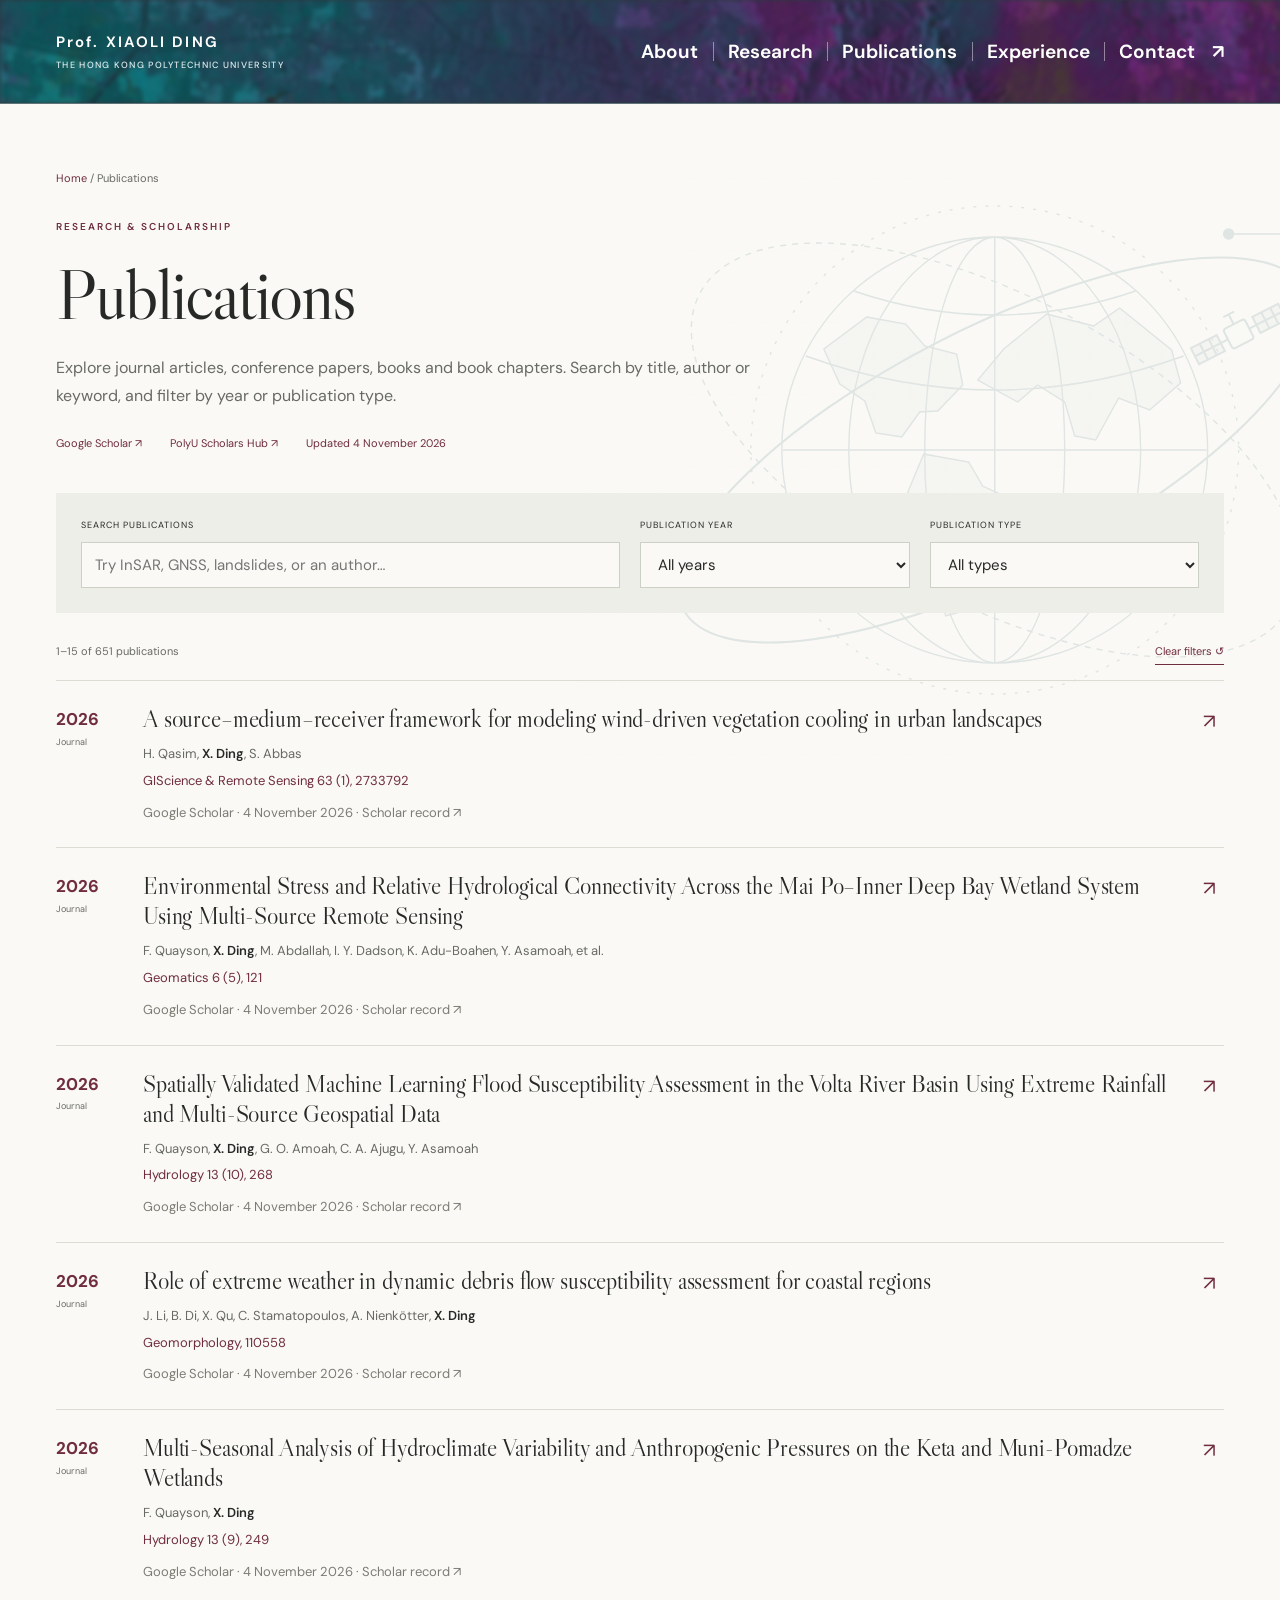
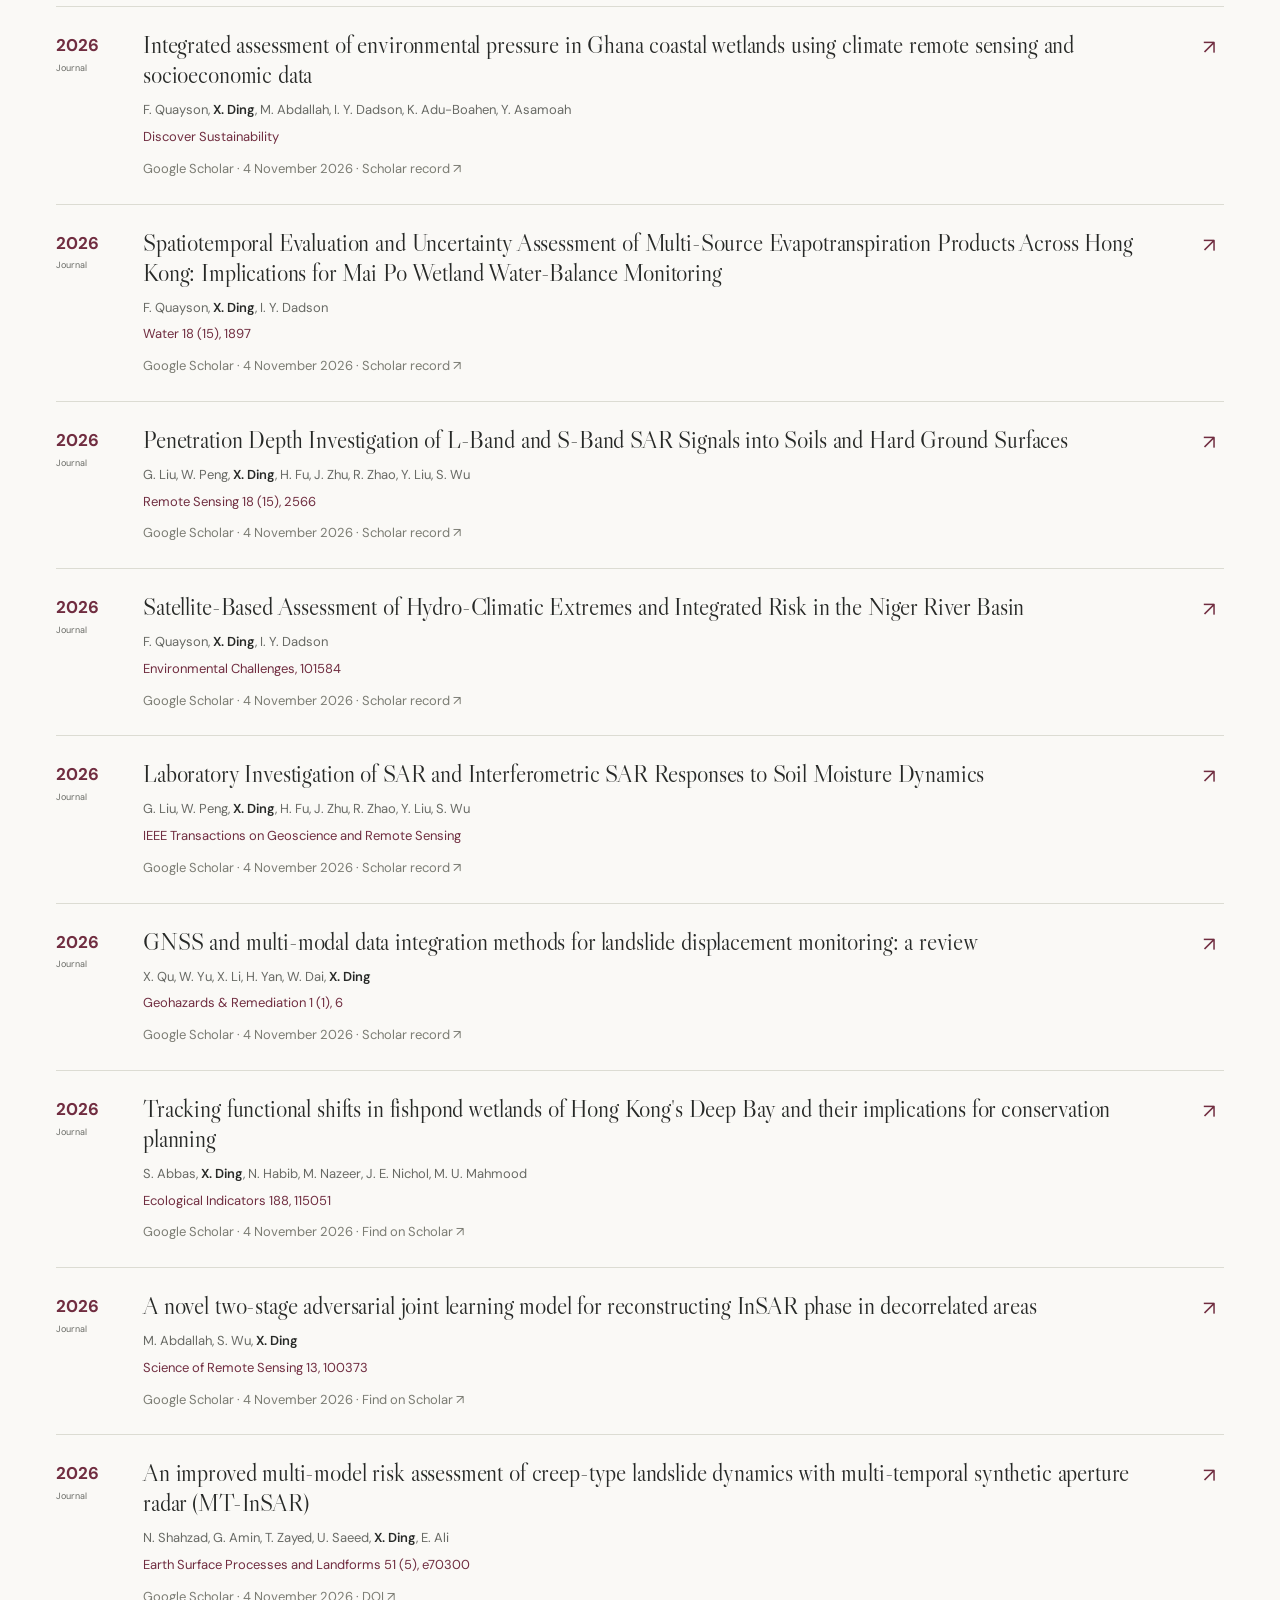
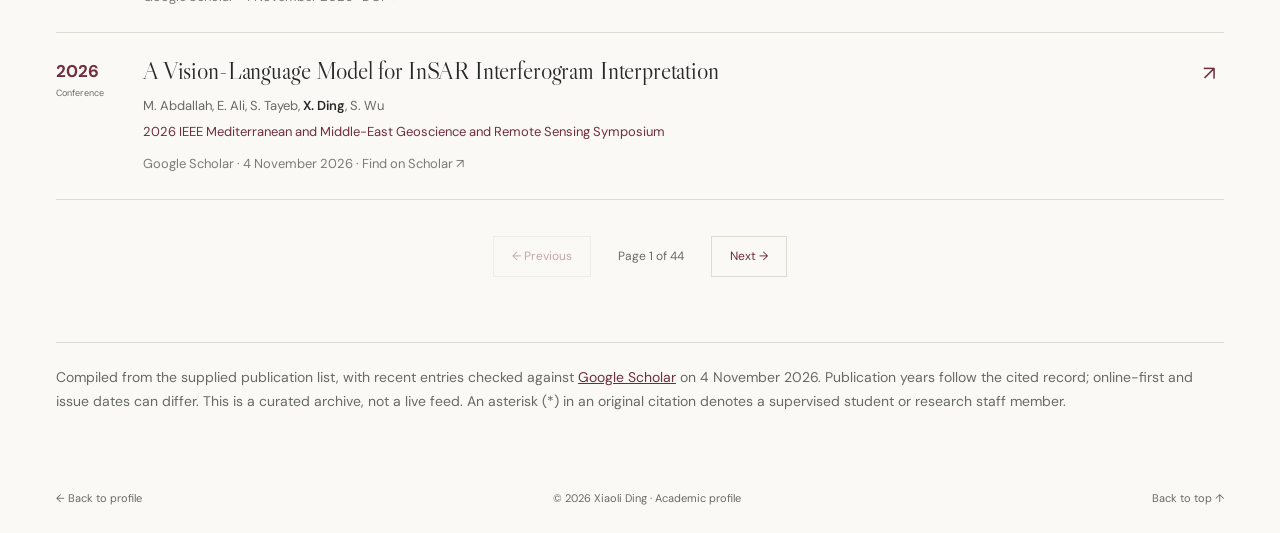
<file: publications.html>
<!doctype html><html lang="en"><head><meta charset="utf-8"><meta name="viewport" content="width=device-width,initial-scale=1"><meta name="theme-color" content="#702d40"><meta name="description" content="Search publications by Professor Xiaoli Ding: journal articles, conference papers, books and chapters. Recent work checked on 4 November 2026."><title>Publications | Professor Xiaoli Ding</title><link rel="icon" href="assets/favicon.svg" type="image/svg+xml"><link rel="stylesheet" href="styles.css"><script src="publications-data.js?v=57ed1a5712d6" defer></script><script src="app.js?v=8516279ea5c7" defer></script></head><body><a class="skip" href="#main">Skip to content</a><header class="header"><a class="identity" href="index.html"><span>Prof. XIAOLI DING<small>THE HONG KONG POLYTECHNIC UNIVERSITY</small></span></a><button class="menu-toggle" aria-label="Open navigation" aria-expanded="false" aria-controls="navigation">Menu <span>☰</span></button><nav id="navigation" aria-label="Main navigation"><a href="index.html#about">About</a><a href="index.html#research">Research</a><a href="publications.html" aria-current="page">Publications</a><a href="index.html#experience">Experience</a><a href="index.html#contact" class="nav-contact">Contact <span>↗</span></a></nav></header><main id="main" class="wrap archive"><div class="page-intro"><div class="breadcrumb"><a href="index.html">Home</a> / Publications</div><span class="eyebrow">RESEARCH & SCHOLARSHIP</span><h1>Publications</h1><p>Explore journal articles, conference papers, books and book chapters. Search by title, author or keyword, and filter by year or publication type.</p><div class="archive-meta"><a href="https://scholar.google.com/citations?user=EL159QgAAAAJ&amp;sortby=pubdate" target="_blank" rel="noopener">Google Scholar ↗</a><a href="https://research.polyu.edu.hk/en/persons/xiaoli-ding/" target="_blank" rel="noopener">PolyU Scholars Hub ↗</a><span>Updated 4 November 2026</span></div></div><form id="publication-filters" class="filter-panel" role="search"><div><label for="pub-search">Search publications</label><input id="pub-search" type="search" placeholder="Try InSAR, GNSS, landslides, or an author…" autocomplete="off"></div><div><label for="pub-year">Publication year</label><select id="pub-year"><option value="all">All years</option></select></div><div><label for="pub-type">Publication type</label><select id="pub-type"><option value="all">All types</option><option value="Journal">Journal articles</option><option value="Conference">Conference papers</option><option value="Book / chapter">Books & chapters</option></select></div></form><div class="result-toolbar"><span id="result-count" role="status" aria-live="polite"></span><button class="reset" id="reset-filters" type="button">Clear filters ↺</button></div><div id="publication-results" class="publication-list"></div><noscript><p class="empty">Please enable JavaScript to search this archive, or <a href="https://scholar.google.com/citations?user=EL159QgAAAAJ">browse publications on Google Scholar</a>.</p></noscript><nav class="pagination" aria-label="Publication pages"><button id="prev-page" type="button">← Previous</button><span id="page-indicator" aria-live="polite"></span><button id="next-page" type="button">Next →</button></nav><div class="archive-note"><p>Compiled from the supplied publication list, with recent entries checked against <a href="https://scholar.google.com/citations?user=EL159QgAAAAJ&amp;sortby=pubdate" target="_blank" rel="noopener">Google Scholar</a> on 4 November 2026. Publication years follow the cited record; online-first and issue dates can differ. This is a curated archive, not a live feed. An asterisk (*) in an original citation denotes a supervised student or research staff member.</p></div></main><footer class="wrap footer"><a href="index.html">← Back to profile</a><span>© 2026 Xiaoli Ding · Academic profile</span><a href="#main">Back to top ↑</a></footer></body></html>
</file>
<file: styles.css>
@import url('https://fonts.googleapis.com/css2?family=DM+Sans:wght@400;450;500;550;600;650;700&family=Libre+Caslon+Display&display=swap');
:root{--paper:#faf9f6;--ink:#272927;--muted:#686a65;--wine:#702d40;--line:#dcdcd3;--sage:#e9ede5;--serif:'Libre Caslon Display',Georgia,'Times New Roman',serif;--sans:'DM Sans',Arial,sans-serif}*{box-sizing:border-box}html{scroll-behavior:smooth;scroll-padding-top:105px}body{margin:0;color:var(--ink);background:var(--paper);font:15px/1.75 var(--sans)}a{color:inherit;text-decoration:none}a,button,input,select{touch-action:manipulation}a:hover{color:var(--wine)}button,input,select{font:inherit}button,a,input,select,summary{-webkit-tap-highlight-color:transparent}a:focus-visible,button:focus-visible,summary:focus-visible,input:focus-visible,select:focus-visible{outline:3px solid #b18e46;outline-offset:5px}button{cursor:pointer}img{display:block;max-width:100%}h1,h2,h3,p,figure{margin:0}h1,h2{font-family:var(--serif);font-weight:400;line-height:1.1}h2{font-size:48px;letter-spacing:-1.2px}h3{font-weight:550;line-height:1.45}p{color:var(--muted)}.wrap{max-width:1200px;width:calc(100% - 112px);margin:auto}.skip{position:fixed;top:-100px;left:16px;z-index:1000;padding:10px 20px;background:white}.skip:focus{top:10px}.header{height:104px;display:flex;align-items:center;justify-content:space-between;padding:0 56px;border-bottom:1px solid var(--line);background:rgba(250,249,246,.97);position:sticky;top:0;z-index:30;gap:25px}.identity{display:flex;align-items:center;gap:16px;font-size:15px;font-weight:650;letter-spacing:2.1px;line-height:1.4}.identity small{display:block;font-size:8px;font-weight:500;letter-spacing:1.3px;margin-top:6px}.monogram{position:relative;display:block;font-family:var(--serif);font-size:36px;letter-spacing:-4px;color:var(--wine);padding-right:10px;line-height:1}.monogram span{position:absolute;right:0;top:-6px;font-size:15px;letter-spacing:0}.header nav{display:flex;align-items:center;gap:30px;font-size:12px;font-weight:500}.header nav a{position:relative}.header nav a:after{content:'';position:absolute;left:0;bottom:-8px;width:0;height:1px;background:var(--wine);transition:width .2s}.header nav a:hover:after{width:100%}.nav-contact{border-left:1px solid var(--line);padding-left:26px}.nav-contact span{margin-left:12px}.menu-toggle{display:none}.hero{padding-top:60px;padding-bottom:62px;display:grid;grid-template-columns:1.22fr 1fr;gap:60px;align-items:center}.eyebrow{font-size:10px;font-weight:600;letter-spacing:2px;color:var(--wine);display:block}.small-line{display:inline-block;vertical-align:middle;background:var(--wine);width:26px;height:1px;margin-right:10px}.hero h1{font-size:83px;margin-top:31px;letter-spacing:-2.6px}.hero h1>span:first-child{font-size:29px;letter-spacing:0;display:block;margin-bottom:7px}.hero h1 .chinese{font-family:serif;display:block;font-size:26px;letter-spacing:7px;margin:15px 0 24px;color:#65645e}.hero-position{font-size:19px;font-weight:500;color:var(--wine);margin-bottom:9px}.hero-roles{font-size:13px;line-height:1.85;color:#464943}.hero-institution{font-size:12px;margin-top:8px}.hero-links{display:flex;gap:28px;align-items:center;margin-top:26px}.button{display:inline-flex;align-items:center;gap:35px;padding:12px 20px;font-size:12px;font-weight:500;border:1px solid var(--wine);transition:background .2s,color .2s}.primary{color:#fff;background:var(--wine)}.primary:hover{background:#4c1e2b;color:#fff}.text-link{display:inline-flex;align-items:center;gap:22px;font-size:12px;font-weight:600;border-bottom:1px solid #aa918f;padding:5px 0;color:var(--wine)}.hero-foot{margin-top:34px;padding-left:15px;border-left:1px solid #baa8a7;color:var(--ink);font-family:var(--serif);font-size:20px;line-height:1.4}.hero-foot span{color:var(--muted);font-family:var(--sans);font-size:11px}.portrait{position:relative;width:86%;justify-self:center}.portrait:before{content:'';position:absolute;inset:-14px -14px 35px 24px;border:1px solid #cec5bb;z-index:-1}.portrait img {
  width: 89%;
  height: auto;
  aspect-ratio: 925.6 / 1107;
  object-fit: cover;
  object-position: 27.2727% center;
  margin-inline: auto;
  background: #e4e3df;
}.portrait figcaption{display:flex;flex-wrap:wrap;justify-content:space-between;gap:5px 10px;font-size:12px;letter-spacing:1px;padding:15px 0 0;color:var(--muted)}.profile-strip{border-top:1px solid var(--line);border-bottom:1px solid var(--line)}.strip-inner{display:flex;align-items:center;justify-content:space-between;gap:24px;min-height:78px}.strip-inner>span{text-transform:uppercase;font-size:9px;letter-spacing:1.5px;color:var(--muted)}.strip-inner a{font-size:11px}.strip-inner a span{margin-left:18px;color:var(--wine)}.section{padding-top:96px;padding-bottom:96px}.split{display:grid;grid-template-columns:1fr 1.8fr;gap:76px}.section-title h2{margin-top:22px}.section-title>p{font-size:13px;margin-top:26px;max-width:230px}.section-title .text-link{margin-top:30px}.section-body p{margin-bottom:18px;font-size:14px}.section-body .lead{font-family:var(--serif);font-size:28px;color:var(--ink);line-height:1.4;margin-bottom:24px}.education{display:grid;grid-template-columns:1fr 1fr;border-top:1px solid var(--line);padding-top:27px;margin-top:32px;gap:32px}.education span{font-size:8px;letter-spacing:1.2px;color:var(--wine)}.education h3{font-size:13px;margin:8px 0}.education p{font-size:11px;margin:0}.research{background:#273a34;color:#f4f4e9;padding:77px 0 68px}.research .eyebrow{color:#b9c8a9}.section-heading{display:flex;justify-content:space-between;gap:30px;align-items:flex-end;margin-bottom:34px}.section-heading h2{margin-top:18px}.section-heading>p{font-size:12px;line-height:1.7;color:#b6c1b7}.research-grid{display:grid;grid-template-columns:repeat(4,1fr);margin-top:38px}.research-grid article{border-left:1px solid #526159;padding:0 24px;position:relative}.research-grid article:first-child{border:0;padding-left:0}.research-grid article:last-child{padding-right:0}.research-visual{height:128px;color:#bdc9ad;opacity:.85;margin-bottom:22px}.research-visual svg{width:100%;height:100%;stroke-width:1.1}.research-number{font-size:9px;letter-spacing:2px;color:#adc0a6}.research-grid h3{font-family:var(--serif);font-size:27px;font-weight:400;margin:10px 0 17px;line-height:1.15}.research-grid p{font-size:12px;line-height:1.85;color:#bfc9bf;min-height:110px}.research-grid a{display:flex;justify-content:space-between;margin-top:20px;font-size:10px;color:#eef0dd}.research-grid a:hover{color:#d9d7ab}.publication-intro{display:flex;align-items:center;justify-content:space-between;padding-bottom:27px;border-bottom:1px solid var(--line);gap:20px}.publication-intro p{font-size:12px}.publication-intro>span{font-size:8px;letter-spacing:1.4px;color:var(--muted);white-space:nowrap}.pub-item{display:grid;grid-template-columns:67px 1fr 35px;gap:20px;padding:27px 0;border-bottom:1px solid var(--line)}.pub-year{font-size:12px;font-weight:500;color:var(--wine);padding-top:3px}.pub-type{display:block;color:var(--muted);font-size:9px;font-weight:400;margin-top:4px}.pub-item h3{font-family:var(--serif);font-size:25px;line-height:1.25;margin-bottom:9px;font-weight:400;letter-spacing:-.15px}.pub-item h3 a:hover{color:var(--wine)}.pub-authors{font-size:11px;margin-bottom:4px}.pub-authors strong{font-weight:600;color:var(--ink)}.pub-journal{font-size:11px;color:var(--wine)}.pub-arrow{color:var(--wine);font-size:20px;justify-self:end;align-self:start;min-width:30px;text-align:center}.pub-bottom{display:flex;align-items:center;justify-content:space-between;margin-top:31px;gap:24px}.outline{background:transparent;color:var(--wine)}.outline:hover{background:var(--wine);color:white}.pub-bottom p{font-size:10px}.pub-bottom p a{border-bottom:1px solid #bbb}.project-section{background:#eeeee7}.project-list article{padding:24px 0;border-bottom:1px solid #d3d6cd}.project-list article:first-child{padding-top:0}.project-list article:last-child{border:0;padding-bottom:0}.project-list article>span{font-size:9px;letter-spacing:1.4px;color:var(--wine)}.project-list h3{font-family:var(--serif);font-size:25px;margin:9px 0;font-weight:400}.project-list p{font-size:11px}.timeline article{display:grid;grid-template-columns:123px 1fr;gap:28px;padding:24px 0;border-bottom:1px solid var(--line)}.timeline article:first-child{padding-top:0}.timeline time{font-size:9px;letter-spacing:1px;color:var(--wine);padding-top:4px}.timeline h3{font-size:15px}.timeline p{font-size:12px;margin-top:5px}.timeline summary{font-size:12px;padding:22px 0;cursor:pointer;list-style:none;color:var(--wine);display:flex;justify-content:space-between}.timeline summary::-webkit-details-marker{display:none}.service-section{border-top:1px solid var(--line);padding-top:65px;padding-bottom:90px}.service-section h2{margin-top:20px}.service-grid{display:grid;grid-template-columns:repeat(2,minmax(0,1fr));gap:46px;margin-top:40px}.service-grid h3{font-size:13px;border-bottom:1px solid var(--line);padding-bottom:17px}.plain-list{padding:0;margin:10px 0;list-style:none}.plain-list li{display:grid;grid-template-columns:35px 1fr;gap:12px;padding:10px 0;font-size:11px;color:var(--muted);line-height:1.8}.plain-list li span{color:var(--wine);font-size:9px}.plain-list.compact li{display:block}.small-note{font-size:11px;margin-top:23px}.contact{background:var(--wine);color:white;padding:67px 0}.contact-inner{display:grid;grid-template-columns:1.6fr 1fr;gap:70px}.contact .eyebrow{color:#d8b6bc}.contact h2{font-size:64px;margin:17px 0}.contact p{color:#dfc8cd;font-size:12px}.contact-email{display:inline-flex;align-items:center;gap:60px;font-family:var(--serif);font-size:30px;margin-top:19px;border-bottom:1px solid #aa7481;padding-bottom:5px}.contact a:hover{color:#e9d0bc}.contact address{font-style:normal;font-size:12px;line-height:2;align-self:center;color:#eadce0}.contact address>span{display:block;font-size:9px;letter-spacing:1.5px;color:#cba6b1;margin-bottom:16px}.contact address a{display:block;margin-top:13px}.footer{display:flex;justify-content:space-between;gap:20px;padding-top:25px;padding-bottom:25px;color:var(--muted);font-size:9px}.page-intro{padding-top:65px;padding-bottom:40px}.breadcrumb{font-size:11px;color:var(--muted);margin-bottom:30px}.breadcrumb a{color:var(--wine)}.page-intro h1{font-size:72px;margin:18px 0 21px;letter-spacing:-2px}.page-intro p{font-size:14px;max-width:750px}.archive-meta{display:flex;gap:28px;margin-top:24px;font-size:11px;color:var(--wine)}.filter-panel{padding:25px;background:#edeee8;display:grid;grid-template-columns:2fr 1fr 1fr;gap:20px}.filter-panel label{display:block;font-size:9px;letter-spacing:1px;text-transform:uppercase;margin-bottom:8px}.filter-panel input,.filter-panel select{background:var(--paper);border:1px solid #ccd0c5;padding:10px 13px;width:100%;font-size:13px;color:var(--ink);border-radius:0;height:46px}.result-toolbar{display:flex;justify-content:space-between;align-items:center;margin:26px 0 0;padding-bottom:15px;border-bottom:1px solid var(--line);font-size:11px;color:var(--muted)}.reset{background:none;border:0;border-bottom:1px solid var(--wine);padding:3px 0;color:var(--wine);font-size:11px}.archive .pub-item{padding:23px 0}.archive .pub-item h3{font-size:24px}.pub-citation{font-size:13px;line-height:1.8;color:#484b45;overflow-wrap:anywhere}.pub-provenance{font-size:9px;margin-top:9px;color:#7b7c73}.pagination{display:flex;justify-content:center;align-items:center;gap:27px;margin:36px 0 65px}.pagination button{font-size:12px;background:transparent;border:1px solid var(--line);padding:9px 18px;color:var(--wine)}.pagination button:disabled{opacity:.4;cursor:default}.pagination span{font-size:12px;color:var(--muted)}.empty{padding:65px 20px;text-align:center}.empty h3{font-family:var(--serif);font-size:31px;margin-bottom:10px}.empty p{font-size:13px}.archive-note{border-top:1px solid var(--line);padding:22px 0 50px;font-size:11px;color:var(--muted)}.archive-note a{color:var(--wine);text-decoration:underline}.cv{max-width:900px;padding-bottom:60px}.cv h2{font-size:33px;margin:35px 0 20px;padding-top:23px;border-top:1px solid var(--line)}.cv p{margin:10px 0}.cv h3{font-size:15px}.cv .timeline{margin-top:20px}.print-button{margin-top:22px}.cv dl{display:grid;grid-template-columns:100px 1fr;gap:18px 25px}.cv dt{font-size:12px;color:var(--wine)}.cv dd{margin:0}.cv ul{padding-left:20px;color:var(--muted)}
@media(min-width:1500px){.header{padding-left:calc((100% - 1200px)/2);padding-right:calc((100% - 1200px)/2)}.hero{gap:90px}.hero h1{font-size:94px}}
@media(max-width:1100px){.wrap{width:calc(100% - 64px)}.header{padding:0 32px;height:90px}.identity small{max-width:190px;font-size:7px}.header nav{gap:20px}.hero{gap:40px}.hero h1{font-size:70px}.hero-position{font-size:17px}.split{gap:45px;grid-template-columns:1fr 1.7fr}.strip-inner{gap:20px}.strip-inner a{font-size:10px}.strip-inner a span{margin-left:8px}.research-grid article{padding:0 18px}.research-grid h3{font-size:24px}.research-grid p{min-height:136px}.service-grid{gap:28px}.timeline article{grid-template-columns:110px 1fr;gap:15px}}
@media(max-width:800px){html{scroll-padding-top:85px}.header{height:78px;padding:0 24px}.identity{font-size:12px;gap:12px}.identity small{font-size:6px;letter-spacing:1px;max-width:210px}.monogram{font-size:31px}.menu-toggle{display:flex;align-items:center;gap:15px;background:none;border:1px solid var(--line);padding:7px 11px;font-size:11px}.header nav{display:none;position:absolute;top:77px;left:0;right:0;padding:24px;background:var(--paper);border-bottom:1px solid var(--line);box-shadow:0 12px 20px #00000008}.header nav.open{display:flex;flex-wrap:wrap;gap:23px}.nav-contact{border:0;padding-left:0}.hero{padding-top:44px;padding-bottom:45px;gap:30px;grid-template-columns:1.15fr 1fr}.hero h1{font-size:59px;margin-top:24px}.hero h1>span:first-child{font-size:25px}.hero h1 .chinese{font-size:22px;margin:13px 0 19px}.eyebrow{font-size:8px;letter-spacing:1.6px}.hero-position{font-size:15px}.hero-roles{font-size:11px}.hero-institution{font-size:10px}.hero-links{gap:17px;flex-wrap:wrap}.button{gap:20px;font-size:11px;padding:10px 15px}.hero-foot{font-size:17px;margin-top:26px}.hero-foot span{font-size:9px}.portrait figcaption{font-size:11px;letter-spacing:.7px;flex-direction:column;gap:4px}.strip-inner{flex-wrap:wrap;justify-content:flex-start;padding:20px 0;gap:13px 27px}.strip-inner>span{width:100%}.section{padding-top:64px;padding-bottom:64px}.split{grid-template-columns:1fr;gap:32px}.section-title h2 br{display:none}.section-title h2{max-width:550px}.section-title>p{max-width:none;margin-top:13px}.section-title .text-link{margin-top:17px}h2{font-size:41px}.section-heading{gap:25px}.section-heading>p{max-width:250px;font-size:10px}.research{padding:60px 0}.research-grid{grid-template-columns:1fr 1fr;gap:36px 0}.research-grid article{padding:0 28px}.research-grid article:nth-child(odd){padding-left:0;border:0}.research-grid article:nth-child(even){padding-right:0}.research-grid p{min-height:65px}.research-grid h3{font-size:28px}.research-visual{max-width:240px;height:105px}.research-grid a{margin-top:17px}.publication-intro>span{font-size:7px}.service-grid{grid-template-columns:1fr 1fr}.contact-inner{gap:35px}.contact-email{font-size:25px;gap:25px}.contact h2{font-size:51px}.contact address{font-size:11px}.contact address>span{font-size:8px}.page-intro h1{font-size:61px}.filter-panel{grid-template-columns:1fr 1fr}.filter-panel>div:first-child{grid-column:1/-1}.publication-intro{align-items:flex-start}.footer{flex-wrap:wrap}.footer span:nth-child(2){margin-left:auto}}
@media(max-width:560px){.wrap{width:calc(100% - 40px)}.header{padding:0 20px}.identity small{font-size:5.5px;max-width:170px;letter-spacing:.6px}.hero{grid-template-columns:1fr;padding-top:37px;gap:38px}.hero h1{font-size:76px}.hero h1>span:first-child{font-size:28px}.hero-position{font-size:18px}.hero-roles{font-size:12px}.hero-institution{font-size:11px}.hero h1 .chinese{font-size:25px;margin-bottom:22px}.hero-links{margin-top:25px}.hero-foot{font-size:20px}.hero-foot span{font-size:10px}.portrait{margin-right:13px}.portrait figcaption{flex-direction:row;font-size:10px}.eyebrow{font-size:8px}.strip-inner{gap:15px 22px}.strip-inner a{font-size:10px}.strip-inner a:last-child{width:100%}.section{padding-top:54px;padding-bottom:54px}h2{font-size:39px}.section-body .lead{font-size:27px}.section-body p{font-size:13px}.education{grid-template-columns:1fr;gap:22px}.section-heading{align-items:flex-start;flex-direction:column;gap:20px}.section-heading>p{font-size:12px;max-width:none}.research-grid{gap:35px 0}.research-grid article{padding:0 15px}.research-grid h3{font-size:25px;min-height:56px}.research-grid p{font-size:11px;min-height:125px}.research-visual{height:82px;margin-bottom:18px}.research-grid a{font-size:9px;gap:12px}.publication-intro{flex-direction:column;gap:13px}.pub-item{grid-template-columns:40px 1fr 18px;gap:10px;padding:23px 0}.pub-year{font-size:10px}.pub-type{font-size:8px}.pub-item h3{font-size:23px}.pub-arrow{font-size:17px;min-width:18px}.pub-authors,.pub-journal{font-size:10px}.pub-bottom{align-items:flex-start;flex-direction:column;gap:19px}.project-list h3{font-size:25px}.timeline article{grid-template-columns:1fr;gap:6px;padding:20px 0}.timeline h3{font-size:14px}.service-section{padding-top:50px;padding-bottom:50px}.service-grid{grid-template-columns:1fr;gap:25px;margin-top:30px}.plain-list li{font-size:12px}.contact{padding:49px 0}.contact-inner{grid-template-columns:1fr;gap:40px}.contact h2{font-size:54px}.contact-email{font-size:29px;gap:30px}.contact address{font-size:12px}.footer{font-size:8px;gap:12px;padding-bottom:23px}.footer span:nth-child(2){margin-left:0}.footer a{margin-left:auto}.page-intro{padding-top:35px;padding-bottom:30px}.page-intro h1{font-size:57px}.page-intro p{font-size:12px}.archive-meta{flex-wrap:wrap;gap:12px 24px}.filter-panel{padding:17px;gap:15px}.filter-panel select{font-size:12px;padding-left:9px}.archive .pub-item h3{font-size:23px}.pub-citation{font-size:12px}.pagination{gap:15px}.pagination button{padding:9px 13px;font-size:11px}.pagination span{font-size:11px}.cv dl{grid-template-columns:1fr;gap:5px}.cv dd{margin-bottom:20px}}
@media(prefers-reduced-motion:reduce){html{scroll-behavior:auto}*{transition:none!important}}
@media print{.header,.footer,.skip,.print-button,.breadcrumb{display:none!important}body{background:white;font:11pt/1.5 Georgia,serif}.wrap{width:100%;max-width:none}.page-intro{padding:0}.page-intro h1{font-size:30pt}.cv h2{font-size:19pt;margin:22px 0 10px;padding-top:12px}.cv h3{font-size:12pt}.cv p,.cv li,.cv dd{color:#222}.cv .timeline article{padding:10px 0;grid-template-columns:125px 1fr;break-inside:avoid}a{color:inherit}.cv h2{break-after:avoid}.cv{padding:0}@page{margin:18mm}}

/* Academic profile refresh: orbital linework and an InSAR-inspired header. */
body{font-size:16px;position:relative;isolation:isolate}
body::before{content:"";position:fixed;inset:0;z-index:-1;pointer-events:none;background:url("assets/orbital-grid.svg") right -7vw center / min(1000px,88vw) auto no-repeat;opacity:.16}
.header{background:linear-gradient(90deg,#11232deb,#172e39d9 53%,#172731e8),url("assets/insar-fringes.svg") center/cover;color:#fff;border-bottom-color:#4f6975}
.header .identity,.header .monogram,.header a:hover{color:#fff}
.header .identity small{color:#e1edf0;font-size:9px}
.header nav{font-size:16px;font-weight:600;gap:clamp(17px,2.3vw,34px)}
.header nav a::after{background:#e1f3f5}
.nav-contact{border-color:#7a929c}
.hero-roles,.section-body p,.page-intro p{font-size:16px}
.hero-institution,.publication-intro p,.timeline p,.contact p,.contact address,.pub-citation{font-size:14px}
.section-body .lead{font-size:30px}
.strip-inner a,.hero-links .button,.text-link,.pub-authors,.pub-journal,.pub-provenance{font-size:13px}
.research-grid p,.plain-list li,.project-list p,.archive-note{font-size:14px}
.research-grid p{min-height:0}
.research-grid article{display:flex;flex-direction:column}
.research-grid a{padding-top:18px;margin-top:auto;font-size:12px}
.research-visual{flex:none}
.hero-foot span,.section-title>p,.timeline summary,.pub-bottom p,.education p{font-size:13px}
.service-grid h3,.education h3{font-size:15px}
.filter-panel input,.filter-panel select{font-size:15px}
.footer{font-size:11px}
@media(max-width:950px){.header nav{font-size:14px;gap:17px}.nav-contact{padding-left:16px}}
@media(max-width:800px){.header nav{background:linear-gradient(#172d38eb,#172d38eb),url("assets/insar-fringes.svg") center/cover;border-bottom-color:#4f6975;font-size:16px}.menu-toggle{color:white;border-color:#8da6ae;font-size:14px}.header .identity small{font-size:7px}.nav-contact{padding-left:0}.hero-roles{font-size:14px}.section-body p{font-size:15px}body::before{background-size:115vw;background-position:right -20vw center;opacity:.13}}
@media(max-width:560px){.header .identity small{font-size:6.5px}.hero h1{font-size:clamp(58px,17vw,76px)}.contact-email{font-size:clamp(21px,6.6vw,29px);gap:15px}.pub-item>div{min-width:0}.pub-item h3{overflow-wrap:anywhere}.filter-panel>div{min-width:0}.research-grid p{font-size:13px}.strip-inner a{font-size:12px}}
@media print{body::before{display:none}}
.project-archive{margin-top:32px;border-top:1px solid #c7cbc1;border-bottom:1px solid #c7cbc1}
.project-archive summary{display:flex;justify-content:space-between;align-items:center;gap:12px;padding:17px 0;cursor:pointer;list-style:none;color:var(--wine);font-weight:650}
.project-archive summary::-webkit-details-marker{display:none}
.project-archive summary small{color:var(--muted);font-size:12px;font-weight:500}
.project-chevron{font-size:21px;line-height:1}
.project-archive[open] .project-chevron{transform:rotate(180deg)}
.project-archive>p{font-size:13px;margin:0 0 14px}
.project-archive ul{list-style:none;margin:0;padding:0}
.project-archive li{display:grid;grid-template-columns:90px minmax(0,1fr);gap:16px;border-top:1px solid #d3d6cd;padding:13px 0;font-size:14px;line-height:1.55;overflow-wrap:anywhere}
.project-date{font-size:12px;color:var(--wine)}
@media(max-width:560px){.project-archive li{grid-template-columns:68px minmax(0,1fr);gap:10px}.project-archive summary small{display:block}}

/* Keep key profile details comfortably readable at every width. */
.hero-roles{font-size:clamp(16px,1.6vw,19px);line-height:1.55;font-weight:500;color:#303730}
.hero-institution{font-size:17px;font-weight:550;color:#303730;margin-top:12px}
.hero-foot{font-size:25px;line-height:1.35}
.hero-foot span{display:inline-block;margin-top:4px;font-size:16px;line-height:1.55;color:#454c45}
.strip-inner{flex-wrap:wrap;justify-content:flex-start;gap:10px clamp(16px,2.3vw,32px);padding-block:16px}
.strip-inner>span{font-size:13px;font-weight:700;letter-spacing:.8px;color:#414941}
.strip-inner a{display:inline-flex;align-items:baseline;gap:7px;padding-block:6px;font-size:16px;font-weight:600;color:#303730}
.strip-inner a:hover{color:var(--wine);text-decoration:underline;text-underline-offset:3px}
.strip-inner a span{margin-left:0}
.education>div{min-width:0}
.education span{display:block;font-size:13px;font-weight:700;letter-spacing:.65px;line-height:1.5}
.education h3{font-size:19px;font-weight:650;line-height:1.35;margin:7px 0}
.education p{font-size:16px;line-height:1.5;color:#454c45}
.research .section-heading>p{font-size:17px;line-height:1.55;color:#e2ebe2;max-width:440px}
.research .section-heading>p br{display:none}
@media(max-width:800px){.strip-inner>span{width:100%}.strip-inner{gap:7px 24px}.research .section-heading>p{font-size:16px}}

#about .section-body > p:not(.lead){text-align:justify;hyphens:auto}

/* CV dates should scan as easily as the entries they identify. */
.cv dl>dt,.cv .timeline time{font-size:17px;font-weight:700;letter-spacing:0;line-height:1.4;font-variant-numeric:tabular-nums}
.cv .timeline time{padding-top:0}
@media(min-width:561px){.cv .timeline article{grid-template-columns:155px minmax(0,1fr)}}
@media print{.cv dl>dt,.cv .timeline time{font-size:11pt}.cv .timeline article{grid-template-columns:125px minmax(0,1fr)}}

.strip-inner a{align-items:center;gap:9px;max-width:100%}
.strip-inner a .profile-icon{width:24px;height:24px;flex:0 0 24px}
.strip-inner a .profile-label{color:inherit}
.strip-inner a .profile-arrow{font-size:13px;flex:none}
@media(min-width:801px){.strip-inner a + a{border-left:1px solid var(--line);padding-left:16px}}

/* Use consistent, readable dates across the profile and publication archive. */
.pub-year,.project-list article>span,.project-date,#experience .timeline time,.service-grid .plain-list:not(.compact) li>span{font-size:17px;font-weight:700;letter-spacing:0;line-height:1.45;font-variant-numeric:tabular-nums}
.project-list article p{font-size:16px;color:#454c45}
.service-grid .plain-list:not(.compact) li{grid-template-columns:3.1rem minmax(0,1fr)}
.project-archive li{grid-template-columns:6.6rem minmax(0,1fr)}
@media(min-width:561px){#experience .timeline article{grid-template-columns:155px minmax(0,1fr)}}
@media(max-width:560px){.pub-item{grid-template-columns:48px minmax(0,1fr) 18px}.project-archive li{grid-template-columns:6.1rem minmax(0,1fr)}}

.research-grid h3{font-size:clamp(30px,2.8vw,38px);line-height:1.14;text-wrap:balance}
@media(min-width:801px){.research-grid h3{min-height:2.28em}}
@media(max-width:560px){.research-grid h3{font-size:clamp(27px,6.6vw,32px);min-height:0}}

/* The original PolyU banner is a clean image, separate from the old heading. */
.header {
  isolation: isolate;
  background: rgb(13 29 37 / 88%);
  -webkit-backdrop-filter: blur(8px);
  backdrop-filter: blur(8px);
  border-bottom-color: rgb(214 241 246 / 32%);
}

.header::before {
  content: "";
  position: absolute;
  z-index: -1;
  inset: 0;
  pointer-events: none;
  background: linear-gradient(90deg, rgb(7 29 37 / 56%), rgb(21 18 39 / 56%)),
    url("assets/remote-sensing-banner.jpg") center / cover no-repeat;
  filter: blur(2px);
  clip-path: inset(0);
  opacity: .91;
}

@media (max-width: 800px) {
  .header nav {
    background: rgb(16 32 43 / 96%);
  }
}

/* Use the wide desktop gutter for a satellite and contour illustration. */
@media screen and (min-width: 1440px) {
  .home-profile::after {
    content: "";
    position: absolute;
    top: 120px;
    left: 0;
    width: min(280px, calc((100% - 1200px) / 2 - 24px));
    height: 1050px;
    z-index: -1;
    pointer-events: none;
    background: url("assets/satellite-contours.svg") left top / 100% auto no-repeat;
    opacity: .34;
  }
}

.header nav {
  font-size: 19px;
  font-weight: 650;
}

@media (min-width: 801px) {
  .header nav a + a::before {
    content: "";
    position: absolute;
    left: calc(-.5 * clamp(17px, 2.3vw, 34px));
    top: 50%;
    height: 1.05em;
    border-left: 1px solid rgb(255 255 255 / 44%);
    transform: translateY(-50%);
  }

  .header .nav-contact {
    border-left: 0;
    padding-left: 0;
  }
}

@media (min-width: 801px) and (max-width: 1100px) {
  .header nav { font-size: 16px; gap: 17px; }
  .header nav a + a::before { left: -9px; }
}

@media (max-width: 800px) {
  .header nav.open { display: grid; gap: 0; }
  .header nav a { padding: 8px 0; }
  .header nav a + a { border-top: 1px solid rgb(255 255 255 / 22%); }
  .header nav a::after { display: none; }
  .header nav, .menu-toggle { font-size: 17px; }
}

/* Profile qualifications and current appointments */
.hero-qualifications{font-size:clamp(16px,1.6vw,19px);line-height:1.55;font-weight:600;color:var(--wine);margin-bottom:20px}
.hero-appointments{display:grid;gap:12px}
.hero-appointments p{font-size:clamp(16px,1.5vw,18px);line-height:1.55;font-weight:500;color:#303730;text-wrap:pretty}
@media(min-width:561px) and (max-width:800px){.hero{grid-template-columns:1.3fr 1fr;gap:24px}.hero h1{font-size:clamp(48px,7.4vw,59px)}}
@media(max-width:560px){.hero h1{font-size:clamp(52px,13vw,76px)}}

/* Official profile and institute marks */
.strip-inner .official-mark{display:inline-flex;width:28px;height:28px;flex:0 0 28px;align-items:center;overflow:hidden}
.official-mark img{width:100%;height:100%;object-fit:contain}
.official-mark.lsgs-mark img,.official-mark.rils-mark img{width:auto;max-width:none;flex:none;object-fit:initial}
.official-mark.lsgs-mark img{height:28px}
.official-mark.rils-mark{width:26px;flex-basis:26px}
.official-mark.rils-mark img{height:28px}
.strip-inner{column-gap:20px}
@media(min-width:801px){.strip-inner a + a{padding-left:14px}}

/* Full CV honours with a compact homepage archive. */
.awards-list li{align-items:start}
.awards-list li>div{min-width:0}
.awards-list small{display:block;font-size:.87em;line-height:1.6;color:#686a65;margin-top:5px}
.service-grid .awards-list:not(.compact) li{grid-template-columns:5.1rem minmax(0,1fr);gap:12px}
.awards-archive{border-top:1px solid var(--line);margin-top:16px}
.awards-archive summary{display:flex;align-items:center;justify-content:space-between;gap:12px;cursor:pointer;list-style:none;padding:16px 0;font-size:15px;font-weight:600;color:var(--wine)}
.awards-archive summary::-webkit-details-marker{display:none}
.awards-archive summary small{display:block;font-size:12px;font-weight:400;color:var(--muted)}
.awards-toggle{font-size:24px;transition:transform .2s}
.awards-archive[open] .awards-toggle{transform:rotate(45deg)}
.recognition-list small{display:block;color:var(--wine);font-size:17px;font-weight:700;letter-spacing:0;line-height:1.45;font-variant-numeric:tabular-nums}
.cv .awards-list li{grid-template-columns:110px minmax(0,1fr);font-size:16px;gap:20px;border-bottom:1px solid var(--line);padding:15px 0;break-inside:avoid}
.cv .awards-list li>span{font-size:17px;font-weight:700;color:var(--wine)}
.cv .recognition-list li{font-size:16px;break-inside:avoid}
@media(max-width:560px){.cv .awards-list li{grid-template-columns:85px minmax(0,1fr);gap:12px}}
@media print{.cv .awards-list li,.cv .recognition-list li{font-size:10pt}.cv .awards-list li>span{font-size:10pt}}

@media print{.cv .recognition-list small{font-size:10pt}}

/* Improve readability of recognition and service content. */
.service-grid .plain-list li{font-size:16px}
.service-grid .awards-list small{font-size:14px}
.service-grid .small-note{font-size:14px}
.service-grid h3{font-size:17px}
.service-grid .awards-archive summary{font-size:16px}
.service-grid .awards-archive summary small{font-size:13px}

/* Match CV profile information to the homepage, including printed copies. */
.cv .cv-chinese{font-family:serif;font-size:26px;letter-spacing:7px;color:#65645e;margin:15px 0 20px}
.cv .hero-qualifications{margin:0 0 18px}
.cv .hero-appointments{gap:0}
.cv .hero-appointments p{margin:6px 0}
.cv .hero-institution{margin-top:14px}
@media print{.cv .cv-chinese{font-size:15pt;margin:8px 0 12px}.cv .hero-qualifications{font-size:11pt;margin-bottom:10px}.cv .hero-appointments p{font-size:11pt;line-height:1.5;margin:4px 0}.cv .hero-institution{font-size:11pt;margin-top:10px}}

/* Satellite observation of a city, parcels and geospatial data nodes. */
.home-profile::before{background-image:url("assets/geospatial-city.svg");background-size:min(1100px,94vw) auto;background-position:right -7vw center;opacity:.16}
@media(max-width:800px){.home-profile::before{background-size:125vw auto;background-position:right -22vw center;opacity:.12}}

/* Use the same typeface as the qualifications for the English name. */
.home-profile .hero h1,
.cv .page-intro h1 {
  font-family: var(--sans);
  font-weight: 600;
  letter-spacing: -.035em;
}
.home-profile .hero h1 {
  font-size: clamp(43px, 6vw, 76px);
  font-weight: 550;
}
.cv .page-intro h1 { font-size: clamp(34px, 6vw, 64px); }
#about .education { margin-top: 0; padding-top: 0; border-top: 0; }
.service-grid .editorial-heading { margin-top: 24px; }

@media print {
  .cv .page-intro h1 { font-size: 30pt; }
}

#projects .section-title {
  container-type: inline-size;
}

#projects .section-title h2 {
  font-size: min(48px, 13cqi);
  white-space: nowrap;
}
</file>
